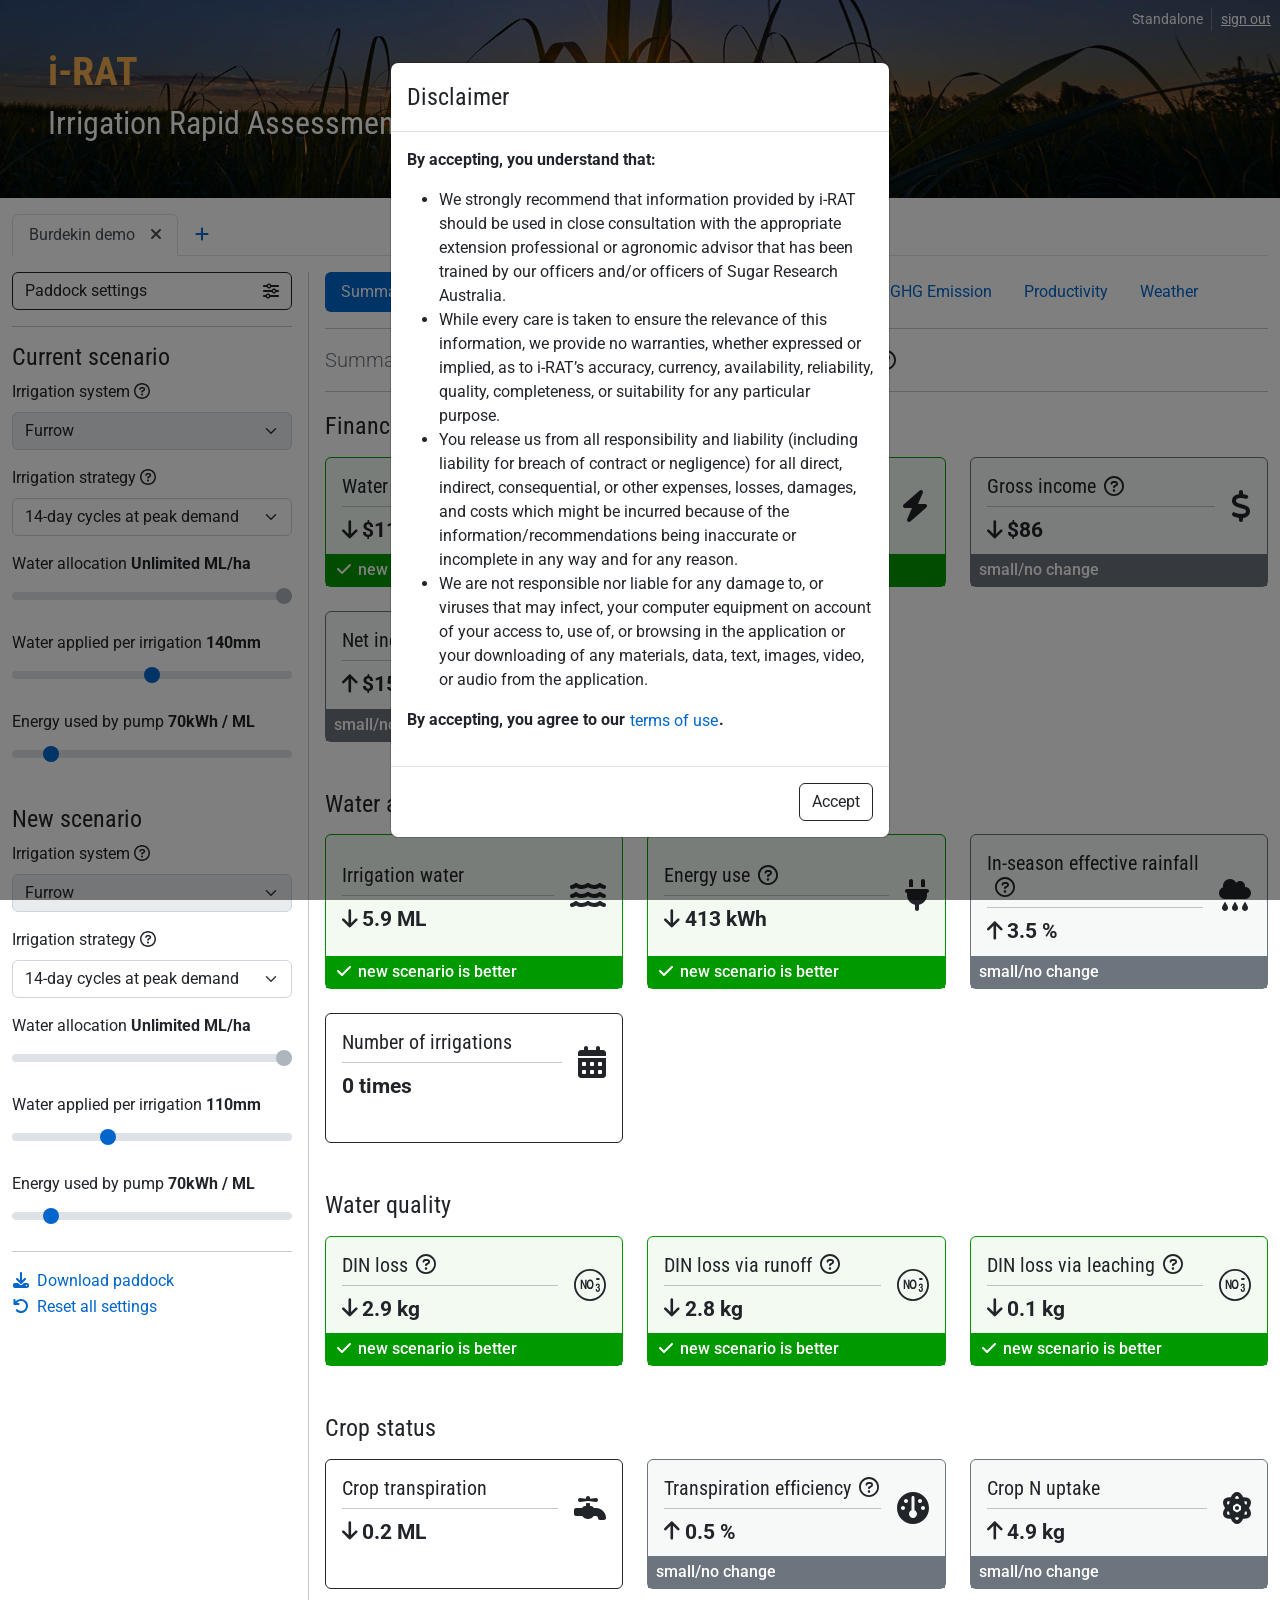
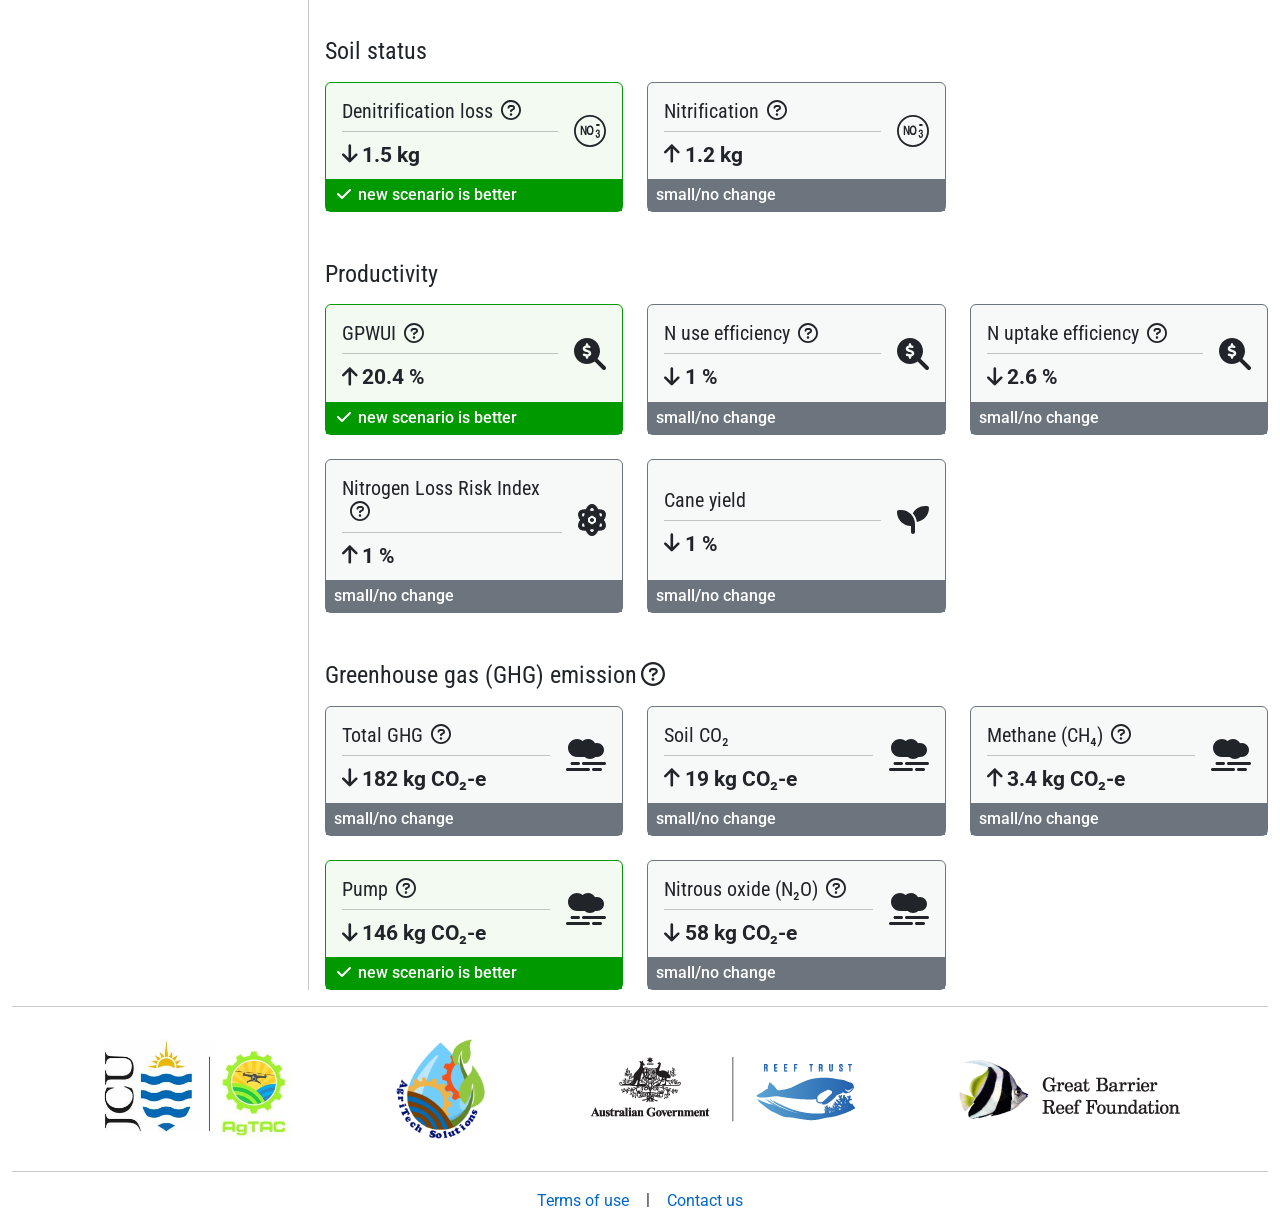
<file: index.html>
<!doctype html><html lang="en"><head><meta charset="utf-8"/><link rel="icon" href="./favicon.ico"/><meta name="viewport" content="width=device-width,initial-scale=1"/><meta name="theme-color" content="#000000"/><meta name="description" content="Irrigation Rapid Assessment Tool"/><link rel="apple-touch-icon" href="./logo192.png"/><link rel="manifest" href="./manifest.json"/><title>i-RAT</title><script defer="defer" src="./static/js/main.threeregion-20260829.js?v=20260829d"></script><link href="./static/css/main.6f5fc960.css" rel="stylesheet"></head><body><noscript>You need to enable JavaScript to run this app.</noscript><div id="root"></div></body></html>
</file>
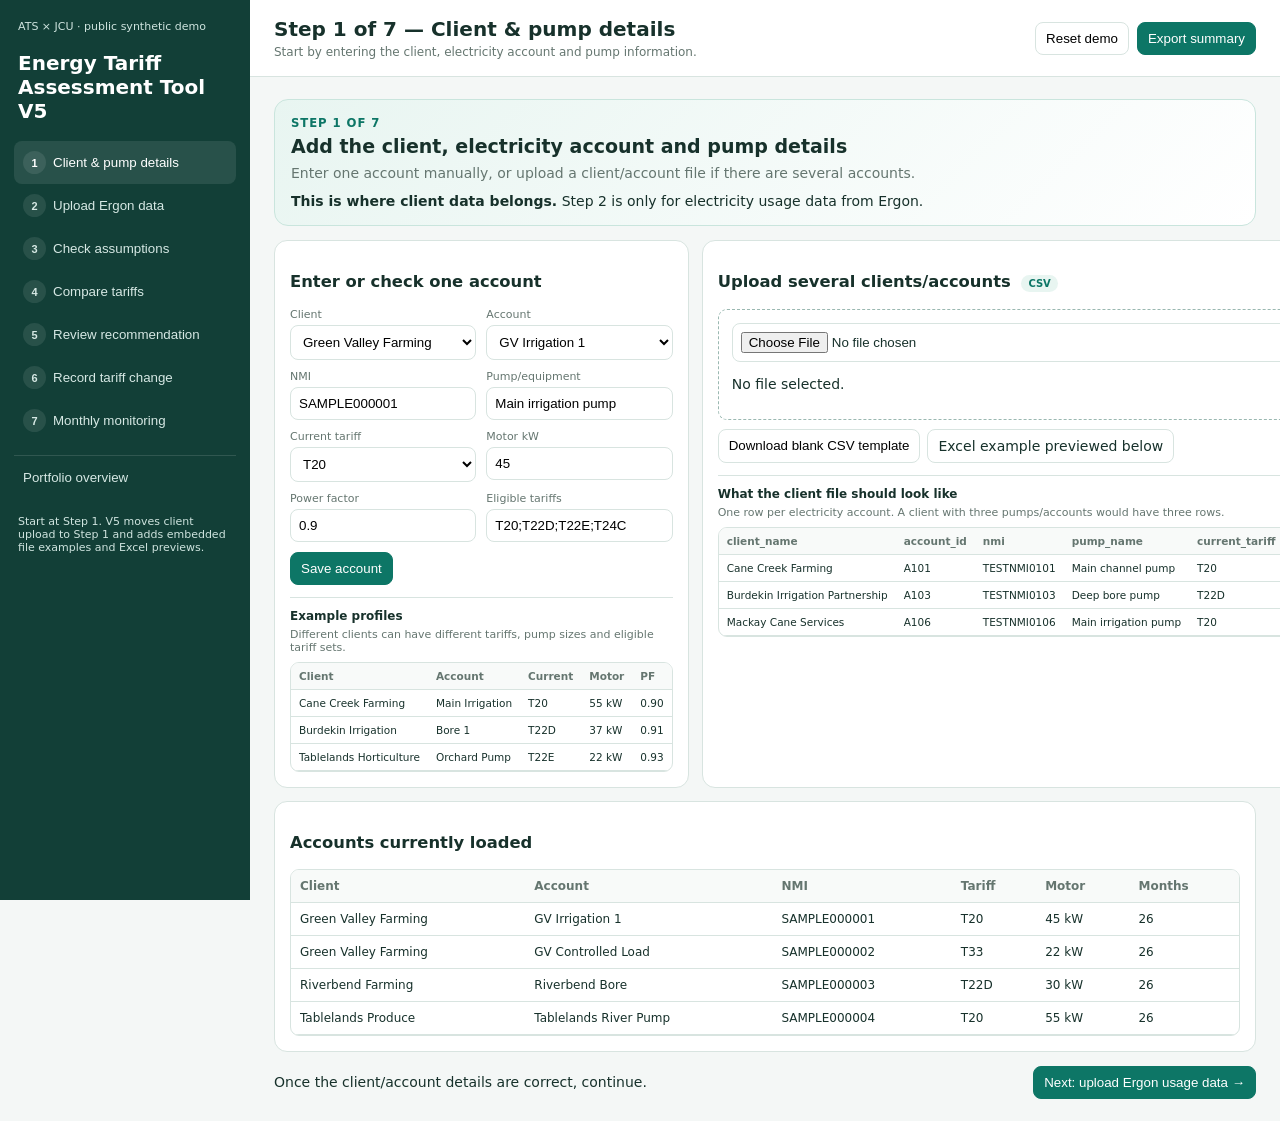
<file: energy-tariff-v5/index.html>
<!doctype html><html><head><meta charset="utf-8"><meta name="viewport" content="width=device-width,initial-scale=1"><title>Energy Tariff Assessment Tool V5</title></head><body><p style="font-family:system-ui;padding:24px">Loading Energy Tariff Assessment Tool V5…</p><script>(async()=>{const b=atob("H4sIAMmlk2oC/9Vc3XLbxpK+z1NMmJyQtEDwn5QpgS5Ztss5FcWuSImzpVLZIDAkJwIBGANSZBRVnatzfWp3q/ZR9n73TfIk2z0/+CFBinSc3T1VLosAZrp7erq/7p4Z4PRLN3DiVUjJNJ55w1P8n3i2P7FK1C/BNbXd4emMxjZxpnbEaWyV5vG4dlxSd317Rq3SgtG7MIjiEnECP6Y+tLpjbjy1XLpgDq2JC4P5LGa2V+OO7VGrCSRiFnt0+NKn0WRFruyIjcfkjHPK+QyIkKsg8MhP3dO6bHfqMf+WRNSzSjxeeZRPKQWW04iOrZJp1qmgU4sFnbpoYjqcAx/xe2jiEOJRsLyfMb82pWwyjQftZiNcnoyCyKXRoBkuCQ885pKv3GPaoQ31oBbZLpvzQbOFbW3ndhIFc98dfDUejd2xcxLarsv8yUDQChY0GnvB3WDKXJf6DwlbwheTe6EKaNj4y4mSwJ7HwYnLeOjZq8HIC5xb1cWjE+q79/rR2KPLk4kdDpod4IJXtbsILvG/k5kdTWBQcRAO+vgUpqHG2a900IQxnTiBF0SDr3rdfq/fyFEnPLT9PAvbYxO/xmI64wMHpoFGgms3XOZ7smQswEGNJaNMrbM23NH0mQ9TSGvZQfpBTO93ibs2NNUNDTMv9i9zHrPxqqYscAADA8sb0fiOUl/qDYXLjo6DqcQZgoTPbM+7X9MWXdqz0KNhRNHM7zPiSHOQoxXXG+ajDEM+baL0eWpk2lEEBw3SIN381LUKOoTZ9scbysprcqO3icYCFJba/FvtRkGz2B55uVlpmN2iZlNj45Z7r50BJgsFfDDHzKO2E7PA55vG3N9py0+x/5T58X2RCeVckR6Pu+OmVkfD7fd6vTVTfArkEl8FuyRrrtLQl3dSOb1uYn0eHcfCBU4lsAxP6xIbR4G7Gp66bEEcz+bcKtlhCIhjc+bS3P3YnpSGZ1eX5L//g/z1/EfyX/9JwvnIYw7hKx/[base64]/SvSLqBDOwAegPA9rKdBZAqA2iHNfeGtfAc6+2MO0lTB3wHzVETAD8CT2IZ3+N5+wCvGvKt7DtK7aikbciiiI46wZTbdwQalEvqYm7Np/mRGiUhm/BKMcAywHR7VN60tnW3JQIFwdxUyBqATaUhpcYMIgdk0ugTZomOCFIuaAcegtHmUtzjgPVgtgQKAFwOKGzEYV0wCWIhkShJhfPXy4d6hGFoNxUMtUVhMxs5stEjEaJkAFijMSJJmEu3MEMCQUUXIMx6ZPf//bvZIv/TpvD01D04/[base64]/hFarU5uh2xOZxK+TlKHwEIJvA5xqKDcItxcCQvIUL0GzOXqFVIugoNlGKMBZ/iGHxlxOcdZyIJvBKgezKfgjE4Y4wp9qGqC0mYpLpbPk+nweRdnnGCKSi0s1InX5QoRNvKgj8bpmhKlJYuBXKAQOOJYZS11JtWXwPl3GWzyX6BRiEogEQoEi8dEn0iTl97//64ZPKq9b8z+VlmQckAT+Th/MwFzW685cd3/kSsFQ+OVLhD7gS5OWM9sHt/RWBgkiDey2ol3XjQSaszGyhWQAEwJOweNTd+bSX7MJohg5anZ4hUAA/[base64]/[base64]/wK08SAauHRsw/Rhuo5VDk38UTgp1EMY6e4SLa2LXOTT76ZQgaVxXg19Gsw9l3hBcEs8dku1o78BT4BEhoQ0KsoHTHKmydwxSD/jKXiN8PfMzN4J0gIc5HMgeJjDSxbvcbU88WNF/j1zk1sQgJLfKEO+gwoW73U4UbdFEHh/e5f2RLh/r+H+06HirNnIOPHLyyuImo3sPYEluCzgY/2ad8YsmhwOJeQtLg3TiE9ZmJWnXSBPeu8FhTxphOCzJkwOfx4BnwvbubVXROjlEms3B6NGKkKvQIReXiUsHcdWrfSzWjk+PgiePqFU0TUZUUYEaSR6NnU/Z9Eisir1+ypvpPkQJpeBdtYs2vk+uW4RgPLGd2gGKpK0XSX/ImF3AtCIA+UCLg8wf05NjUa7Sx9Iob8HbgNdG8g1zEwyvn8FpBdO912DUAXBev2jIlQ63jJXUhWXC7r2uUqKl/guIGHAuchuxCB4MI/AA0wiFy4omanVuYvVmVYmtrO5eOrjahDU3FgT4kJSGDCsxNQyGGk3agAx81gRh7rHJ/YCpgIndQNRnWkA3qerhtHwjVjGBcTGpa2LdTlELS8m7jnzPMGcRixwDeC14mQENyHcoCRxEIOMt++mJnlL7dv6pYgdNKq/GY9rUK/cilYuneGfGYDBiKoQ6EI54+P2ARRGUs+5FN/ciGMZsZ8LsVMNiHlIhX4hTBIkZFiBLUDASCy/ysx0hO2pWFl0bA8SIojBEMNiXDiK2YzWgnENGqAN6+XuzCDW5Pq0yvCieOIL0p5CI/jEREiY2/Y8SDz+M9IgQfj/cxb0Ui8hAwrcYUYkPR3NFXKhO53/gG9LwSXYMbECCkO3vQGxCUSkzHrHSq4vYPfURwygjkqFxm9+rCun0FsCMGiorBbMRVwA8mNGPfew1Gg9iAgzS8OIFiMtf8A/05Uw5bnJDe3B6eKYEPjRNAhzHdySy4boszAirUYrDe7NntHqpM/Bnff/nU0xMJGRzDKJySa3htHLSNM0et1M+mC0nuaeHTce5dmRPDvnO3i2jae9lFLLaGV4PjX6/SzPpxldtPtmJym5/kiVJa14DSW3Ik0+gHwixGjA3Y4yusUfAho7hw/bTq0Ip35PUQvv2w1QghCEuAqEUjSSLYkoMe3/QwDKzJUKWBp6Lmx/JUolgTx0GQpdiSgoI4S3EuuLWJ5hUb0CUkSSgnwDgSvGjW7c4A9FdjFD+Ao0+MjoLldkxgwXC0R6Yi/ZbD5LA9/+SIRxFGKWSNg3E9okLGfBSFi8+vnT2aMo0yR/nXvC40izN2g0dpYSLagL0hadpplxzE7fbPU3nTxPv/0I/aaZadFp5egfm53mbvr9R+Vvmc0MxY6ZrQkbZqv9CTVPmMyjHfnbK55XQSSMAWITxDFwd0NcghU7Ok7KBWpxfk2akLIqNAJyB+aEdstjSBqJT2XiNRLp1ZhFM8wjJ1Dpcdz3iCgYhfZPuQIP+fliM53dsaeS31H5/e//IM+hDH1kMzTp0taViLN+4uGAGkSdrzioBGlvlCAbZy5k2iryCgHWAskZBz+HKgMXG2QJckFtPo+orqLAz+YwL7F9i5PIgggKF5N8R3EJRigXKhsFacDBhzSIqy0Y3FnFKeGYoAfq0IIAj50bp61SooRzGCYvfVKV/QrUgGeS8odOCrdN8gv0WHNEuGJQtDwPD3/YtkJfvESv06KtNLlqcCDdpD7aRjcYjw8k+R2Av0oqt25QQGR6ddAWxWs2mT5KdQqNDiN7hiu/mI08QtleTF7toYV9NkW2b4echSH4VOHppkN2c/MLGociTydBnvxxqANwRx+QOgR4OOn8/rd/626gzw9zWZVPGceDQ44SiwEYiAjgk+TkIt04S5WshYijzoArIiWSyyLJikoNJh1LWrlLLfZ9k2Io4SXiiYYpcZSQcIf68DDgW1BIJcC7YWL7jql9/se2TM/[base64]/NaR37J2Ax+vUztO9+n3JJSaK6+x5aurM5+c6z2TLM0G7TzQlqc6+Wl67o8/[base64]/XlNm0aposjMt9ROV2OmrP7yr92oO5akmR2Y2IMZyp8rk0rZoV/ojZwDzxeehWSPEJXUwWRqTLr4HyRbcAfljcu78sASyBwlkfzOBVCfeM1mdkFBlj4oXYTGhtjOVyYrOHM/keeCCjjqhFAvruFzAsCbWG2kCNdHlnPkM93XQG6Wf/jm54uyP5YqzfXLFN56749SbevVgx/E88Q7Stu4+vdvd/VwW/a7YoclVZ7ImwwfqsIto+QKvC+g835ZSzp5/jpxyz4zykHwSPOuRfG/HnHs0isUBF7BTmL+/FOpO17PipQPdtpQRN2OvCrq2vl0I4bf0SAF8gSdlxcm/LW+h/LlppTyooP1+I4tL32fZO49LTbsoyZxh0DqEnIxrmErANKwT2zjjvm+6qiriPDV4migy89LcsdDj/1rWeZFBzQEOGsfuZ/AizbMkIGuD2ZJgXcipFXrfml4dnhGer2N5LgO8ZHguZT/JVGL/iGyfkDwA/EzAfznKqGNRRBGRDsq68vu12c2R72l6Ju2N5257feE8yYH1c7HLtjNXA3k/3wsNmcykmyYzuHr8yOt2BekNZh9ISLxTNHzFfManAxJuvA70SIKjbsh3v+QFdyIWQpIZOQXbhnYYmr8IHJLNdPPhF5Xx3BdUK9V7PBwSkwm1QIVDN4B8A/IAc0Ljlx7Fn89X37oV5lZPdB8ynsWVRfXeozHxre8F9FcWv/3WqBq2dWHHU9Me8YpfPYloPI98Yg+tJu09K39dPqr4dfhZNePgFVtSt9KsHpUvygPRop22aKctxKPus8YAm96WB9hG8BAv+AKXh0SskR2BnIZjx9zAw9dSQupZEyrkZ+PKl9SrSqlO8BnEJ26Jc9pjcMsLO6xwa8jNBb6cDChRWVrD5ZeWD/n0N98wjvMW08qyWpW0sLfpUX8ST6v31DOZD9p/fXXxnVU+DbWT6ReLW931t7LFhrFwXHVWKnfiqay094ByvrP6vYbx2mo3GoZn9XpGZDW7Rmy1usbI6naN8M56V/NqkRFOrde1uDYyZvZSTgX8qJimibIazeqTptlsGRMrvKsnT1FfahjQwhjdqY7Mr3Sgbb0iFCQbHDWrVWNih1bHCKzrD6d8IRc9nwdLq4Tvnn99/+4B/nv9UBp+uDmBDLSC8jOrccJOrc4JOzqSs7Ky4qNw+oTVO8bCAimeVJo1uKieBGY459PKB/ysAyXLplX6+t57KJGV+LWCX8sW/npXi/BuS9/l4Me3oO+v3DE9pt1SHYABnJssBYHaMTYWbY868BMfJe+fYsJBkthllZqNEm7ke0BMz9TX99LmHwBQoOvwQ/VBqA0G+BJS/krFMVjVGoqhOUvLO5o8YUeTeutEGpduxY1fdKuFBXZ2zW7QkhaWsLGsZU4t0M4CXH1pLC1nWctOwpPR3VH2ugbzCnNSrbeOfnlSgYd4YUgN16apRvE8o9THMtEG/JDf5ICL0R1cyS8A4OUUrqIlrkYqbXx9z03nIflAx9f3zgOeHcHb/sMA/gL+0pXSkvw2Rx15orYyE5tOi5PI8bo2Omoer0/MjLkuHsconptuq9fvNXFuLmN8PbXiVE3uMYdWGkazk52qhHkZkHAxGZarJzl3DcxfArD2chkgZiN6y+9alIblI6HymQSJD/J43inTfp756ECipzobSuWoExQfqllGAsDLKXyhwf/T4VcIGVLNSSorW50f3g/CjndDGPNTJGoYCsSq26DNAEmtCn7EAtpXn5iN4xO4OLLg9gl+2UX8QEl+tpg1zIDeaeuZdwSA2BrgH4CkLCKCbxn/Yi2soXCmykIQr6dswulnBsJaShvu/fPAYQ7ouAK5EEFOuExlIQBSId0z/G9w/XOFgXaBjrG4qWqbfR4EHrV9YaJhYp6JHsLAWwldSJF8gJx0tMrz1HVNIVu7JM+acmwQCnHQMa4bN0dlo3y0vG7eaMck5eoD6OpD9SRMBgNtE+4OixyPIsQjigIFYOas5EUTLyLBbgte5nFyed26yUKlpA28qw+AWKg+HqeG3jTET4cyL2uf9T44c2EoAvWxv/AYHP9Ly8pbtEKQAkTGGfk8mOz80+Gv3HIWS+oc0uI4Wgkbtq2fTTxIJmzGhBwZ4bis90bLVVMsclR/++1nMAcjiiw821axDZUXY2O5E6qb/vZbqwNZ1K8WxEZoF0UGthF7DWmTMq4agZ4wpy3nNkDKxq/mx8SIzbhqXN/7g3Jm3wWL4LKxGOTaOVXDGZTVF3DKDzfSwhxuXd8YzgL/H+H/J5cvNrzYcSxx7heEtU1ZWhhcDrZqfLRsU7/5KLjF1rByHwMz3SdOGj9Uq9nIZDoyNkHYhkqoUgmNj2C4oenUPoK46P+Oo6PXxwQJHK5s6RIsAgiD+S/kHQc6jdTvj/[base64]/EiWTZVgoLDDRcNOiXDydkr3WVks2W6XOmecidjJS6corXrvAn5mzkfvK+c2vnh5n4ffkzVHeTCaXSHPod3ajerJF3KJA79KY903BtflzQ+xwICUP218waX4eyvlG6MJlPb6tA4S/zwf0wGuLc21lXLd+F4WcPwO72x5LSuIlGjULTxUj3zamk87M7r1c5zAR32DalxwyFGe8pSfsUj4rR31RFYdzaqTYZU/[base64]/OabSSJzSC6MzzKmVTOGM1m3xDnoDpIKKIGQeTiQfxBCdJhklrAaCwi6BvL4hcUd2TLNBE2SGvEMJzvcKZHQOe2xQLnsxC97zmNycYr0UqD2ww8T1X3zxlELDFQz4fbTxq6vUfqywBp1zdEUWStmoqc403wHsDKuV47NxkyLT+m28mtLJ5WzC0q7bJnSjwvG/9OPgJpqdyP6IAiSyIBmU+C4J4WjbElxchsAh4Kz9ggs/1iXnV/SqAvDAIBw1jo/sDADVI/HDwPI6s4cgMfBHwLBxkan7VzIL1JKgkxjiyirnkWFxnvhVXPvKPyqWbstDGqJrhsEvea7V7cLNLWpBrlOh8Euy25OvMVsJOqmqgy/0HusBRppJIHumgl+mgl1jNgdhN+Avh9ot0a6GuNlzEJ4P/B53mEa1CWAAA");const a=Uint8Array.from(b,c=>c.charCodeAt(0));const ds=new DecompressionStream('gzip');const txt=await new Response(new Blob([a]).stream().pipeThrough(ds)).text();document.open();document.write(txt);document.close();})().catch(e=>document.body.innerHTML='<pre>Unable to load V5: '+e+'</pre>');</script></body></html>
</file>
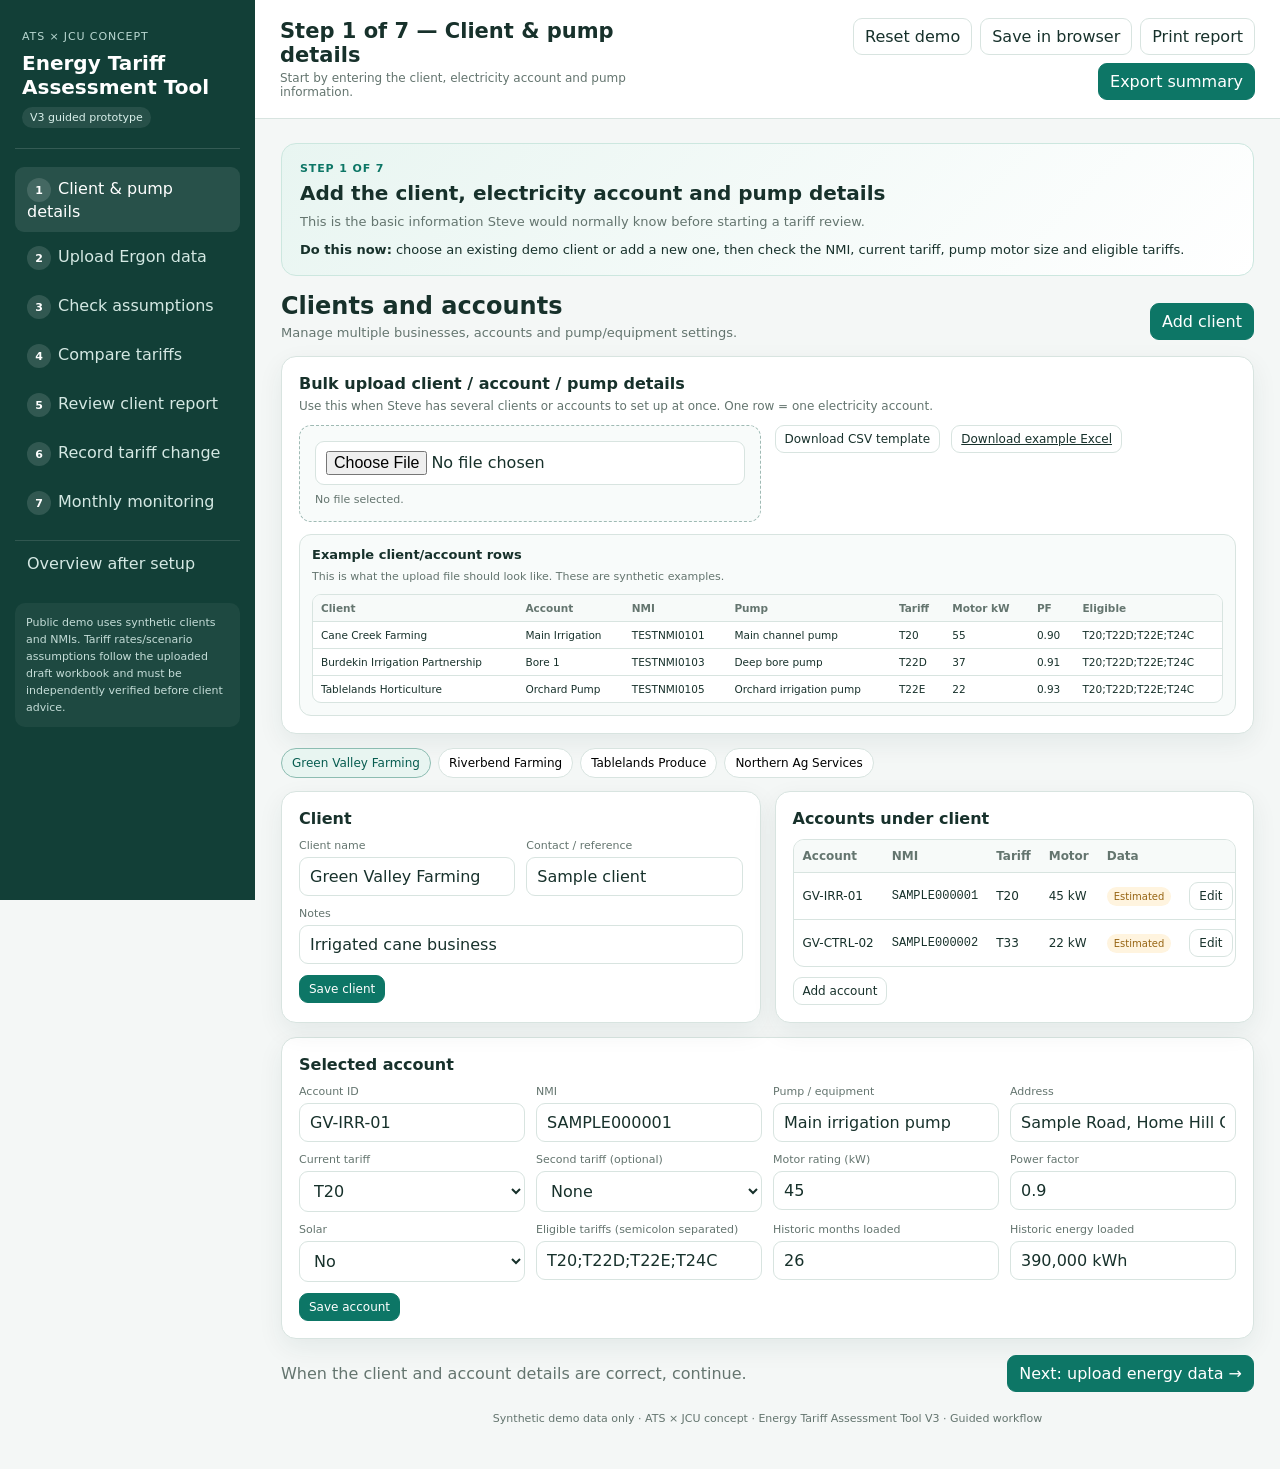
<file: energy-tariff-v6/index.html>
<!doctype html><html><head><meta charset="utf-8"><meta name="viewport" content="width=device-width,initial-scale=1"><title>Energy Tariff Assessment Tool V6</title></head><body><p style="font-family:system-ui;padding:24px">Loading Energy Tariff Assessment Tool V6…</p><script>(async()=>{let s='';for(let i=1;i<=7;i++)s+=await (await fetch('part'+i+'.txt')).text();const b=atob(s.trim());const u=new Uint8Array(b.length);for(let i=0;i<b.length;i++)u[i]=b.charCodeAt(i);const ds=new DecompressionStream('gzip');let txt=await new Response(new Blob([u]).stream().pipeThrough(ds)).text();
// Fix V6 usage preview/example-data bug.
txt=txt.replaceAll('allRows(a)','rowsFor(a.id)');
// Redraw usage preview after Step 2 becomes visible.
txt=txt.replace("if(id==='change')loadMonitoringForm();window.scrollTo(0,0)}","if(id==='change')loadMonitoringForm();if(id==='imports')setTimeout(()=>{syncUsageSelectors();renderUsagePreview()},30);window.scrollTo(0,0)}");
// Make non-money bar-chart tooltips show numeric values.
txt=txt.replace("<title>${escSvg(lab)} · ${escSvg(ser.name)}: ${escSvg(money(v))}</title>","<title>${escSvg(lab)} · ${escSvg(ser.name)}: ${escSvg(opt.money===false?num(v,1):money(v))}</title>");
// Add Step 3 visual rate comparisons once.
if(!txt.includes('tariffEnergyRateChart')){const marker='<div class="grid three" id="tariffCards"></div>';const charts=`<div class="grid two" style="margin-top:14px"><div class="card"><div class="chart-titleline"><h3>Energy usage rates</h3><span>c/kWh</span></div><div id="tariffEnergyRateChart" class="chartbox"></div><div class="chart-note">Flat tariffs show one usage rate. Time-of-use tariffs show Peak, Shoulder and Off-peak rates separately.</div></div><div class="card"><div class="chart-titleline"><h3>Daily supply charges</h3><span>c/day</span></div><div id="tariffSupplyChart" class="chartbox"></div><div class="chart-note">These fixed daily charges apply regardless of monthly energy use. T24C also has a separate demand charge shown in its editable card.</div></div></div>`;txt=txt.replace(marker,marker+charts);}
if(!txt.includes('function renderTariffCharts(){')){const fn=`function renderTariffCharts(){let cats=Object.keys(tariffs);drawBarChart('tariffEnergyRateChart',cats,[{name:'Flat',values:cats.map(k=>tariffs[k].flat!=null?tariffs[k].flat*100:null),color:'#0d7666'},{name:'Peak',values:cats.map(k=>tariffs[k].peak!=null?tariffs[k].peak*100:null),color:'#b85b52'},{name:'Shoulder',values:cats.map(k=>tariffs[k].shoulder!=null?tariffs[k].shoulder*100:null),color:'#718f88'},{name:'Off-peak',values:cats.map(k=>tariffs[k].offpeak!=null?tariffs[k].offpeak*100:null),color:'#4c78a8'}],{aria:'Energy usage rates by tariff',money:false});drawBarChart('tariffSupplyChart',cats,[{name:'Supply charge',values:cats.map(k=>Number(tariffs[k].supply||0)*100),color:'#0d7666'}],{aria:'Daily supply charges by tariff',money:false});}\n`;txt=txt.replace('function renderTariffs(){',fn+'function renderTariffs(){');txt=txt.replace("$('offpeakHours').value=A.hoursWeek.offpeak\n}","$('offpeakHours').value=A.hoursWeek.offpeak;renderTariffCharts()\n}");}
document.open();document.write(txt);document.close();})();</script></body></html>
</file>
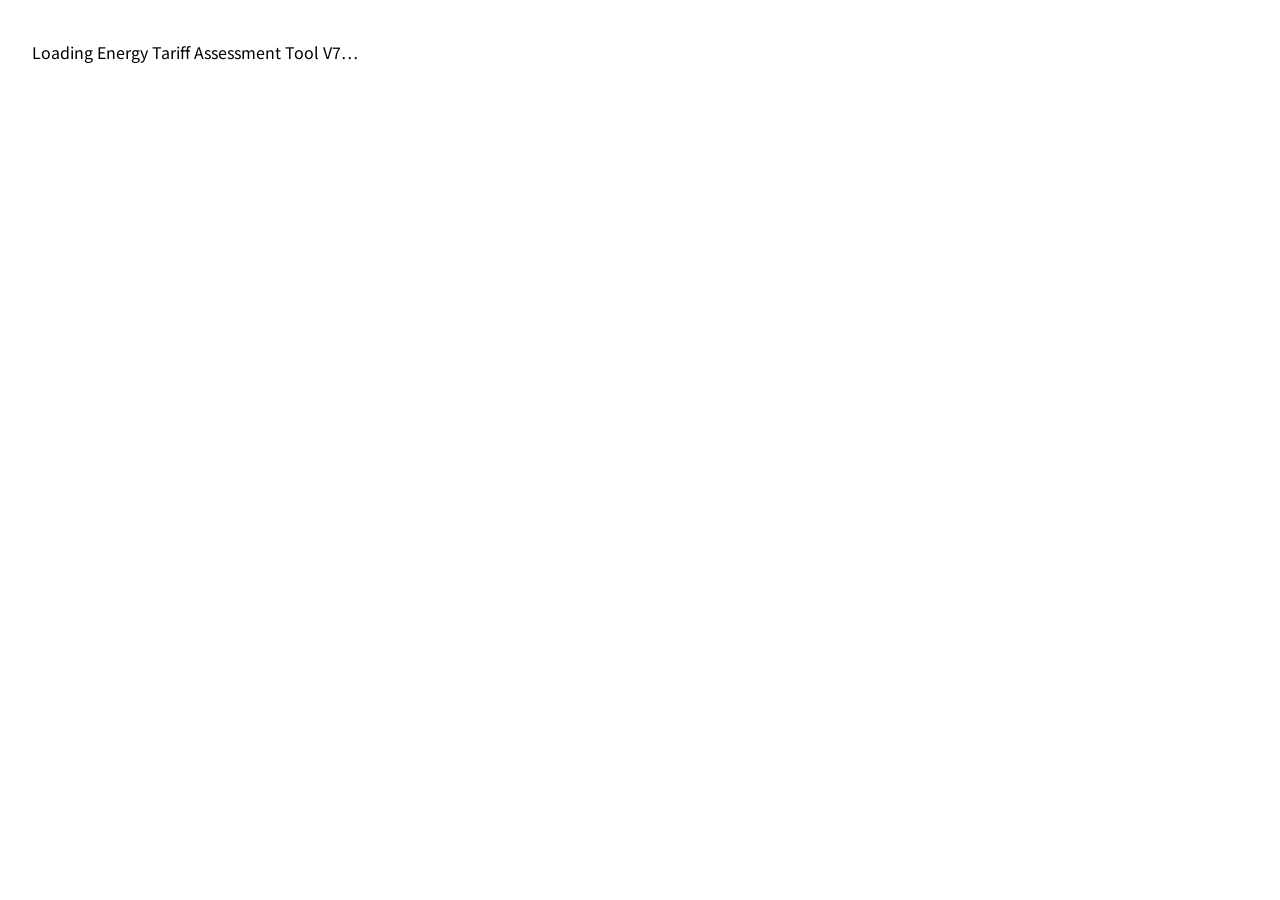
<file: energy-tariff-v7/index.html>
<!doctype html><html><head><meta charset="utf-8"><meta name="viewport" content="width=device-width,initial-scale=1"><title>Energy Tariff Assessment Tool V7</title><link rel="preconnect" href="https://fonts.googleapis.com"><link rel="preconnect" href="https://fonts.gstatic.com" crossorigin><link href="https://fonts.googleapis.com/css2?family=Noto+Sans+KR:wght@300;400;500;600;700&display=swap" rel="stylesheet"></head><body><p style="font-family:'Noto Sans KR','Segoe UI',Arial,sans-serif;padding:24px">Loading Energy Tariff Assessment Tool V7…</p><script>(async()=>{const src='https://raw.githubusercontent.com/ericwangjcu/i-rat-burdekin-demo/ee5088a467e0d819300dd18a1803ef297ca46033/energy-tariff-v7/index.html';let txt=await (await fetch(src)).text();txt=txt.replaceAll("font-family:'MS Gothic','Microsoft Gothic','Yu Gothic',sans-serif","font-family:'Noto Sans KR','Segoe UI',Arial,sans-serif");txt=txt.replaceAll('font-family:"MS Gothic","Microsoft Gothic","Yu Gothic","Yu Gothic UI",sans-serif','font-family:"Noto Sans KR","Segoe UI",Arial,sans-serif');txt=txt.replaceAll("font-family:'Microsoft GothicNeo','MS Gothic','Yu Gothic',sans-serif","font-family:'Noto Sans KR','Segoe UI',Arial,sans-serif");txt=txt.replaceAll('font-family:"Microsoft GothicNeo","MS Gothic","Yu Gothic","Yu Gothic UI",sans-serif','font-family:"Noto Sans KR","Segoe UI",Arial,sans-serif');txt=txt.replace('</head>','<link rel="preconnect" href="https://fonts.googleapis.com"><link rel="preconnect" href="https://fonts.gstatic.com" crossorigin><link href="https://fonts.googleapis.com/css2?family=Noto+Sans+KR:wght@300;400;500;600;700&display=swap" rel="stylesheet"></head>');document.open();document.write(txt);document.close()})();</script></body></html>
</file>
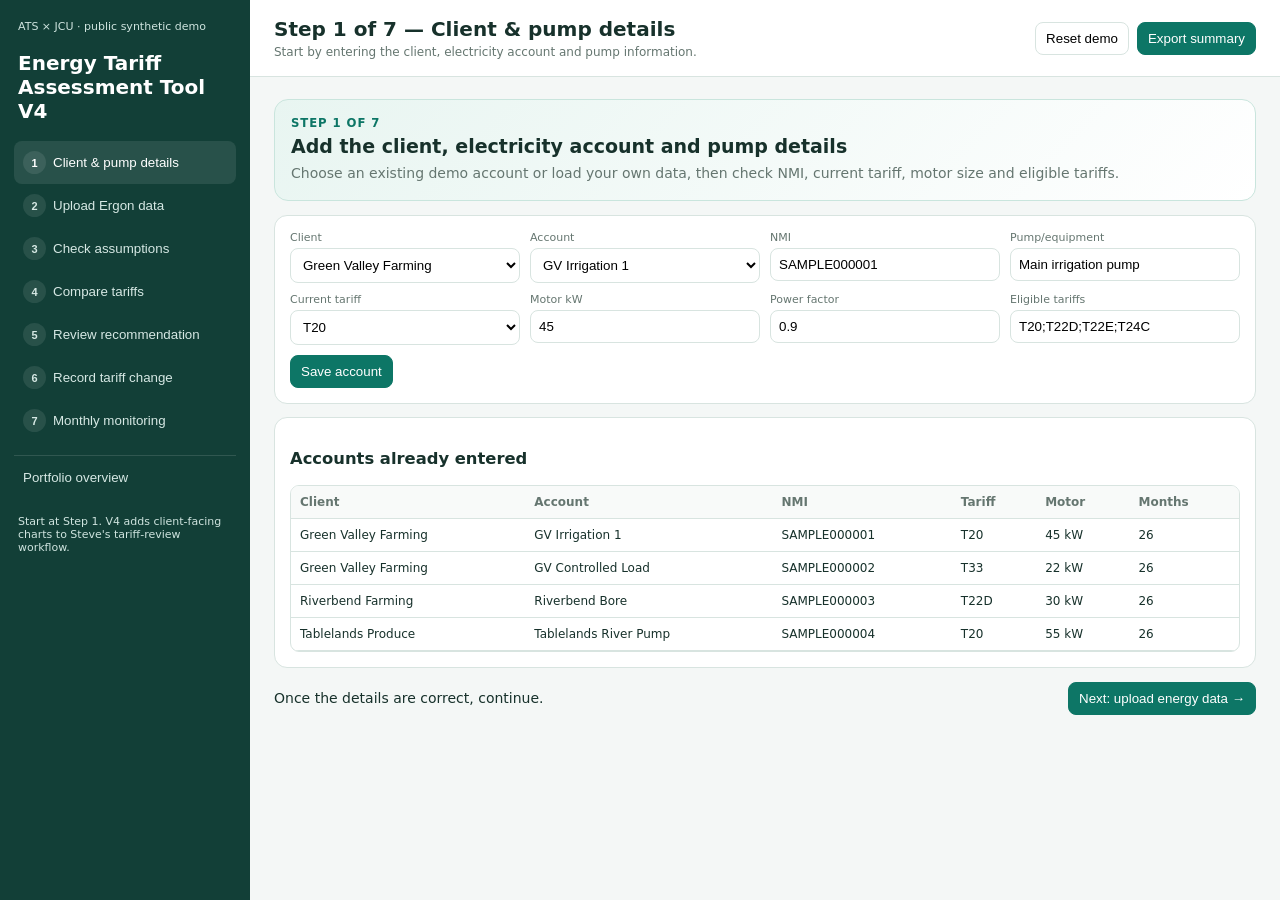
<file: energy-tariff/index.html>
<!doctype html><html lang="en"><head><meta charset="utf-8"><meta name="viewport" content="width=device-width,initial-scale=1"><title>Energy Tariff Assessment Tool V4</title><link rel="stylesheet" href="style.css"><style>.chartbox{min-height:310px;border:1px solid #d8e4e0;border-radius:12px;background:#fbfdfc;padding:10px;overflow:hidden}.chartbox svg{width:100%;height:auto;display:block}.chartlegend{display:flex;gap:14px;flex-wrap:wrap;margin-top:7px;font-size:11px;color:#657670}.chartlegend span{display:flex;align-items:center;gap:5px}.chartlegend i{width:10px;height:10px;border-radius:3px;display:inline-block}.chartnote{font-size:11px;color:#657670;margin-top:7px}.charthead{display:flex;justify-content:space-between;gap:10px;align-items:start}.charthead small{color:#657670}</style></head><body><div class="app"><aside><div class="tag">ATS × JCU · public synthetic demo</div><h2>Energy Tariff Assessment Tool V4</h2><div class="nav"><button class="on" data-v="setup" data-step="1"><span class="stepno">1</span>Client & pump details</button><button data-v="import" data-step="2"><span class="stepno">2</span>Upload Ergon data</button><button data-v="rates" data-step="3"><span class="stepno">3</span>Check assumptions</button><button data-v="assess" data-step="4"><span class="stepno">4</span>Compare tariffs</button><button data-v="assess" data-step="5" data-anchor="aBest"><span class="stepno">5</span>Review recommendation</button><button data-v="monitor" data-step="6" data-anchor="oldT"><span class="stepno">6</span>Record tariff change</button><button data-v="monitor" data-step="7" data-anchor="mMonths"><span class="stepno">7</span>Monthly monitoring</button><button class="overview" data-v="dash" data-step="0">Portfolio overview</button></div><div class="tag" style="margin-top:20px">Start at Step 1. V4 adds client-facing charts to Steve's tariff-review workflow.</div></aside><main><header class="top"><div><h1 id="title">Step 1 of 7 — Client & pump details</h1><p id="sub">Start by entering the client, electricity account and pump information.</p></div><div class="row"><button class="btn" id="reset">Reset demo</button><button class="btn p" id="export">Export summary</button></div></header><div class="content">
<section id="dash" class="view"><div class="wizard"><small>Overview after assessment</small><h3>Portfolio overview</h3><p>Use this after individual account assessments have been completed.</p></div><div class="grid g4"><div class="card metric"><small>Clients</small><b id="dClients"></b></div><div class="card metric"><small>Accounts</small><b id="dAccounts"></b></div><div class="card metric"><small>24-month energy</small><b id="dEnergy"></b></div><div class="card metric"><small>Potential saving</small><b id="dSave"></b></div></div><div class="card" style="margin-top:13px"><h3>Recommendations</h3><div class="wrap"><table><thead><tr><th>Client</th><th>Account</th><th>Current</th><th>Best</th><th>Saving</th><th>Data</th></tr></thead><tbody id="dashTable"></tbody></table></div></div><div class="nextrow"><button class="btn p" data-go="1">Start a new assessment →</button></div></section>
<section id="setup" class="view on"><div class="wizard"><small>Step 1 of 7</small><h3>Add the client, electricity account and pump details</h3><p>Choose an existing demo account or load your own data, then check NMI, current tariff, motor size and eligible tariffs.</p></div><div class="card"><div class="forms"><div><label>Client</label><select id="client"></select></div><div><label>Account</label><select id="account"></select></div><div><label>NMI</label><input id="nmi"></div><div><label>Pump/equipment</label><input id="pump"></div><div><label>Current tariff</label><select id="current"></select></div><div><label>Motor kW</label><input id="motor" type="number"></div><div><label>Power factor</label><input id="pf" type="number" step=".01"></div><div><label>Eligible tariffs</label><input id="eligible"></div></div><button class="btn p" id="saveAccount" style="margin-top:10px">Save account</button></div><div class="card" style="margin-top:13px"><h3>Accounts already entered</h3><div class="wrap"><table><thead><tr><th>Client</th><th>Account</th><th>NMI</th><th>Tariff</th><th>Motor</th><th>Months</th></tr></thead><tbody id="accountsTable"></tbody></table></div></div><div class="nextrow"><span>Once the details are correct, continue.</span><button class="btn p" data-go="2">Next: upload energy data →</button></div></section>
<section id="import" class="view"><div class="wizard"><small>Step 2 of 7</small><h3>Load the client's electricity usage data</h3><p>Monthly MyAccount data is enough to start. Detailed 30-minute Ergon data gives a stronger assessment.</p><div class="choice"><div><b>Monthly data</b><span>Total kWh plus any TOU/demand values Ergon already provides.</span></div><div><b>30-minute data</b><span>Reconstruct Peak, Shoulder, Off-peak and demand from detailed usage.</span></div></div></div><div class="grid g2"><div class="card"><h3>Client/pump CSV</h3><div class="upload"><input type="file" id="clientCsv" accept=".csv"><p id="clientStatus">No file selected.</p></div><button class="btn" id="clientTpl">Download template</button></div><div class="card"><h3>Monthly MyAccount CSV</h3><div class="upload"><input type="file" id="monthCsv" accept=".csv"><p id="monthStatus">No file selected.</p></div><button class="btn" id="monthTpl">Download template</button></div></div><div class="card" style="margin-top:13px"><h3>Ergon 30-minute usage CSV</h3><div class="upload"><input type="file" id="intervalCsv" accept=".csv"><p id="intervalStatus">No file selected.</p></div><p class="warn">Prototype TOU windows must be verified against the applicable tariff rules.</p><a class="btn" href="sample_ergon_30min.csv" download>Download sample 30-minute CSV</a></div><div class="nextrow"><button class="btn" data-go="1">← Back</button><button class="btn p" data-go="3">Next: check assumptions →</button></div></section>
<section id="rates" class="view"><div class="wizard"><small>Step 3 of 7</small><h3>Check assumptions used only when data is missing</h3><p>Measured Ergon values take priority. Leave Steve's defaults unless there is a reason to change them.</p></div><div class="grid g2" id="rateCards"></div><div class="card" style="margin-top:13px"><h3>Fallback assumptions</h3><div class="forms"><div><label>Peak ratio</label><input id="peakR" type="number" step=".001"></div><div><label>Shoulder ratio</label><input id="shoulderR" type="number" step=".001"></div><div><label>Off-peak ratio</label><input id="offR" type="number" step=".001"></div><div><label>Low demand factor</label><input id="lowF" type="number" step=".01"></div><div><label>High demand factor</label><input id="highF" type="number" step=".01"></div><div><label>Average demand factor</label><input id="avgF" type="number" step=".001"></div></div><button class="btn p" id="saveA" style="margin-top:10px">Apply assumptions</button></div><div class="nextrow"><button class="btn" data-go="2">← Back</button><button class="btn p" data-go="4">Next: compare tariffs →</button></div></section>
<section id="assess" class="view"><div class="wizard"><small>Steps 4–5 of 7</small><h3>Run the historic comparison, then review the recommendation</h3><p>The charts below are the client-facing view of the tariff comparison and Steve's eight scenarios.</p></div><div class="card"><div class="forms"><div><label>Client</label><select id="aClient"></select></div><div><label>Account</label><select id="aAccount"></select></div><div><label>Window</label><select id="window"><option value="12">12 months</option><option value="24" selected>24 months</option></select></div><div><label>Recommendation basis</label><select id="basis"><option value="best">Best available</option><option value="2">2 Proportional</option><option value="3">3 Low / off-peak first</option><option value="4">4 Low / shoulder first</option><option value="5">5 Low / peak first</option><option value="6">6 High / off-peak first</option><option value="7">7 High / shoulder first</option><option value="8">8 High / peak first</option></select></div></div></div><div class="grid g4" style="margin-top:13px"><div class="card metric"><small>Usage</small><b id="aEnergy"></b></div><div class="card metric"><small>Current cost</small><b id="aCurrent"></b></div><div class="card metric"><small>Recommended</small><b id="aBest"></b></div><div class="card metric"><small>Potential saving</small><b id="aSaving"></b></div></div><div class="grid g2" style="margin-top:13px"><div class="card"><div class="charthead"><h3>Historical tariff cost comparison</h3><small>Lower is better</small></div><div id="v4TariffChart" class="chartbox"></div><div class="chartnote">Selected 12/24-month period using the chosen recommendation basis.</div></div><div class="card"><div class="charthead"><h3>Sensitivity across eight scenarios</h3><small>Current vs cheapest</small></div><div id="v4ScenarioChart" class="chartbox"></div><div class="chartnote">Shows whether the saving remains attractive when demand and pumping-time assumptions change.</div></div></div><div class="grid g2" style="margin-top:13px"><div class="card"><h3>Tariff comparison</h3><div class="wrap"><table><thead><tr><th>Tariff</th><th>Cost</th><th>Saving</th></tr></thead><tbody id="compare"></tbody></table></div></div><div class="card"><h3>Eight scenarios</h3><div class="scenario" id="scenario"></div></div></div><div class="card" style="margin-top:13px"><h3>Full scenario matrix</h3><div class="wrap"><table id="matrix"></table></div></div><div class="nextrow"><button class="btn" data-go="3">← Back</button><button class="btn p" data-go="6">Client changed tariff: continue →</button></div></section>
<section id="monitor" class="view"><div class="wizard"><small>Steps 6–7 of 7</small><h3>Record the tariff change, then monitor it each month</h3><p>After a tariff change, the charts show realised monthly cost and cumulative saving.</p></div><div class="card"><div class="forms"><div><label>Client</label><select id="mClient"></select></div><div><label>Account</label><select id="mAccount"></select></div><div><label>Old tariff</label><select id="oldT"></select></div><div><label>New tariff</label><select id="newT"></select></div><div><label>Change date</label><input type="date" id="changeDate"></div><div><label>Basis</label><select id="mBasis"><option value="best">Best available</option><option value="2">Proportional</option><option value="3">Low / off-peak first</option><option value="6">High / off-peak first</option></select></div><div><label>Alert threshold %</label><input type="number" id="threshold" value="3"></div><div style="display:flex;align-items:end"><button class="btn p" id="saveMon">Save tariff change</button></div></div></div><div class="grid g4" style="margin-top:13px"><div class="card metric"><small>Months monitored</small><b id="mMonths"></b></div><div class="card metric"><small>New tariff cost</small><b id="mCost"></b></div><div class="card metric"><small>Saving vs old</small><b id="mSave"></b></div><div class="card metric"><small>Recommendation</small><b id="mRec" style="font-size:18px"></b></div></div><div class="grid g2" style="margin-top:13px"><div class="card"><div class="charthead"><h3>Monthly cost: old vs new tariff</h3><small>After change</small></div><div id="v4MonitorCost" class="chartbox"></div></div><div class="card"><div class="charthead"><h3>Cumulative savings</h3><small>Since change</small></div><div id="v4MonitorSaving" class="chartbox"></div></div></div><div class="card" style="margin-top:13px"><h3>Progressive monthly report</h3><div class="wrap"><table><thead><tr><th>Month</th><th>kWh</th><th>New</th><th>Old</th><th>Saving</th><th>Cheapest</th><th>Status</th></tr></thead><tbody id="monTable"></tbody></table></div></div><div class="nextrow"><button class="btn" data-go="5">← Back to recommendation</button><button class="btn p" data-viewgo="dash">Finish: portfolio overview →</button></div></section>
</div></main></div><script src="app.js"></script><script>
(function(){const ge=id=>document.getElementById(id);function fmt(v){let n=Number(v||0),a=Math.abs(n);return a>=1e6?'$'+(n/1e6).toFixed(1)+'M':a>=1e3?'$'+(n/1e3).toFixed(a>=1e5?0:1)+'k':'$'+Math.round(n)}function bar(id,cats,sets){let el=ge(id);if(!el)return;let vals=sets.flatMap(s=>s.v.filter(x=>x!=null&&isFinite(x)));if(!vals.length){el.innerHTML='<p style="padding:25px;color:#657670">No chart data available.</p>';return}let W=760,H=300,l=66,r=15,t=25,b=55,pw=W-l-r,ph=H-t-b,max=Math.max(...vals,1)*1.12,g=pw/Math.max(cats.length,1),bw=Math.min(42,g/(sets.length+1)),gap=4,o=[`<svg viewBox="0 0 ${W} ${H}">`];for(let i=0;i<=4;i++){let y=t+ph*i/4,v=max*(1-i/4);o.push(`<line x1="${l}" y1="${y}" x2="${W-r}" y2="${y}" stroke="#dfe8e5"/><text x="${l-8}" y="${y+4}" text-anchor="end" font-size="10" fill="#657670">${fmt(v)}</text>`)}cats.forEach((c,i)=>{let cx=l+g*i+g/2;sets.forEach((s,j)=>{let v=s.v[i];if(v==null)return;let h=ph*v/max,x=cx-(sets.length*bw+(sets.length-1)*gap)/2+j*(bw+gap),y=t+ph-h;o.push(`<rect x="${x}" y="${y}" width="${bw}" height="${h}" rx="4" fill="${s.c}"><title>${c} · ${s.n}: ${money(v)}</title></rect>`)});o.push(`<text x="${cx}" y="${H-b+18}" text-anchor="middle" font-size="10" fill="#526761">${String(c).slice(0,14)}</text>`)});o.push('</svg>');el.innerHTML=o.join('')+'<div class="chartlegend">'+sets.map(s=>`<span><i style="background:${s.c}"></i>${s.n}</span>`).join('')+'</div>'}function line(id,cats,sets){let el=ge(id);if(!el)return;let vals=sets.flatMap(s=>s.v.filter(x=>x!=null&&isFinite(x)));if(!vals.length){el.innerHTML='<p style="padding:25px;color:#657670">No post-change data loaded.</p>';return}let W=760,H=300,l=66,r=18,t=25,b=55,pw=W-l-r,ph=H-t-b,min=Math.min(0,...vals),max=Math.max(...vals,1),pad=(max-min)*.08;max+=pad;min-=pad;let X=i=>cats.length<2?l+pw/2:l+pw*i/(cats.length-1),Y=v=>t+ph-(v-min)/(max-min)*ph,o=[`<svg viewBox="0 0 ${W} ${H}">`];for(let i=0;i<=4;i++){let y=t+ph*i/4,v=max-(max-min)*i/4;o.push(`<line x1="${l}" y1="${y}" x2="${W-r}" y2="${y}" stroke="#dfe8e5"/><text x="${l-8}" y="${y+4}" text-anchor="end" font-size="10" fill="#657670">${fmt(v)}</text>`)}sets.forEach(s=>{let p=s.v.map((v,i)=>v==null?null:[X(i),Y(v),v]).filter(Boolean);if(p.length){o.push(`<polyline fill="none" stroke="${s.c}" stroke-width="3" points="${p.map(x=>x[0]+','+x[1]).join(' ')}"/>`);p.forEach(x=>o.push(`<circle cx="${x[0]}" cy="${x[1]}" r="3" fill="${s.c}"><title>${s.n}: ${money(x[2])}</title></circle>`))}});let st=Math.max(1,Math.ceil(cats.length/7));cats.forEach((c,i)=>{if(i%st&&i!==cats.length-1)return;o.push(`<text x="${X(i)}" y="${H-b+18}" text-anchor="middle" font-size="10" fill="#526761">${c}</text>`)});o.push('</svg>');el.innerHTML=o.join('')+'<div class="chartlegend">'+sets.map(s=>`<span><i style="background:${s.c}"></i>${s.n}</span>`).join('')+'</div>'}function assessCharts(){try{let a=X.find(x=>x.id==ge('aAccount').value)||X[0],rr=rows(a,Number(ge('window').value||24)),z=rec(a,rr,ge('basis').value||'best');bar('v4TariffChart',z.q.map(x=>x.t),[{n:'Historical cost',v:z.q.map(x=>x.c),c:'#0d7666'}]);let cs=[],cv=[],bv=[];SD.forEach(s=>{let cc=total(a,a.tariff,s[0],rr),q=a.eligible.map(t=>({t,c:total(a,t,s[0],rr)})).filter(x=>x.c!=null).sort((p,q)=>p.c-q.c);if(cc!=null&&q.length){cs.push('S'+s[0]);cv.push(cc);bv.push(q[0].c)}});bar('v4ScenarioChart',cs,[{n:'Current tariff',v:cv,c:'#718f88'},{n:'Cheapest tariff',v:bv,c:'#0d7666'}])}catch(e){console.error(e)}}function monitorCharts(){try{let a=X.find(x=>x.id==ge('mAccount').value)||X[0],z=monSummary(a),cats=z.rr.map(r=>r.m);line('v4MonitorCost',cats,[{n:'Old tariff',v:z.rr.map(r=>r.o),c:'#718f88'},{n:'New tariff',v:z.rr.map(r=>r.n),c:'#0d7666'}]);let c=0;line('v4MonitorSaving',cats,[{n:'Cumulative saving',v:z.rr.map(r=>c+=r.s),c:'#0d7666'}])}catch(e){console.error(e)}}['aClient','aAccount','window','basis','saveA'].forEach(id=>ge(id)?.addEventListener(id==='saveA'?'click':'change',()=>setTimeout(assessCharts,20)));['mClient','mAccount','mBasis','threshold','saveMon'].forEach(id=>ge(id)?.addEventListener(id==='saveMon'?'click':id==='threshold'?'input':'change',()=>setTimeout(monitorCharts,20)));['clientCsv','monthCsv','intervalCsv'].forEach(id=>ge(id)?.addEventListener('change',()=>setTimeout(()=>{assessCharts();monitorCharts()},150)));setTimeout(()=>{assessCharts();monitorCharts()},30);
const info={0:['Portfolio overview','Summary after assessments have been completed.'],1:['Step 1 of 7 — Client & pump details','Start by entering the client, electricity account and pump information.'],2:['Step 2 of 7 — Upload Ergon data','Load monthly MyAccount data or detailed 30-minute usage data.'],3:['Step 3 of 7 — Check assumptions','Review fallback assumptions used where detailed data is missing.'],4:['Step 4 of 7 — Compare tariffs','Run the historical tariff comparison and view the cost chart.'],5:['Step 5 of 7 — Review recommendation','Review the recommendation and sensitivity chart with the client.'],6:['Step 6 of 7 — Record tariff change','If the client changes tariff, record the new tariff and effective date.'],7:['Step 7 of 7 — Monthly monitoring','Track monthly cost and cumulative savings, and re-check the cheapest tariff.']};function activate(btn){const v=btn.dataset.v;document.querySelectorAll('.view').forEach(x=>x.classList.toggle('on',x.id===v));document.querySelectorAll('.nav button').forEach(x=>x.classList.toggle('on',x===btn));const s=Number(btn.dataset.step||0),i=info[s];ge('title').textContent=i[0];ge('sub').textContent=i[1];if(v==='assess')setTimeout(assessCharts,20);if(v==='monitor')setTimeout(monitorCharts,20);setTimeout(()=>{const a=btn.dataset.anchor&&ge(btn.dataset.anchor);if(a)a.scrollIntoView({behavior:'smooth',block:'center'});else window.scrollTo({top:0,behavior:'smooth'})},20)}document.querySelectorAll('.nav button').forEach(b=>b.onclick=()=>activate(b));function go(n){const b=document.querySelector('.nav button[data-step="'+n+'"]');if(b)activate(b)}document.querySelectorAll('[data-go]').forEach(b=>b.onclick=()=>go(b.dataset.go));document.querySelectorAll('[data-viewgo]').forEach(b=>b.onclick=()=>{const x=document.querySelector('.nav button[data-v="'+b.dataset.viewgo+'"]');if(x)activate(x)});go(1)})();
</script></body></html>
</file>
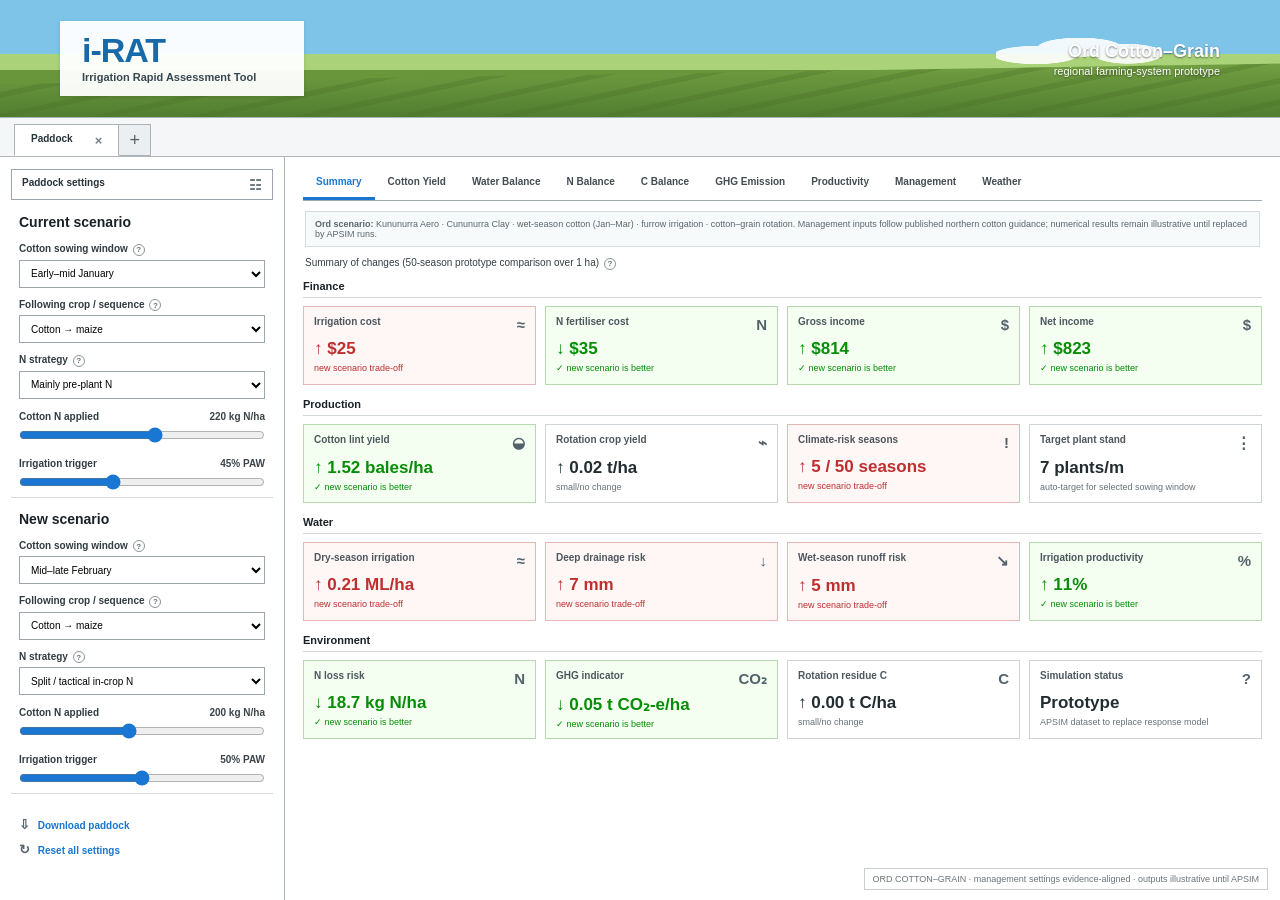
<file: ord-cotton-grain/index.html>
<!doctype html>
<html lang="en">
<head>
<meta charset="utf-8">
<meta name="viewport" content="width=device-width,initial-scale=1">
<title>i-RAT — Ord Cotton–Grain Prototype</title>
<style>
:root{
  --blue:#1976d2;--border:#b9c0c4;--light-border:#d7dcdf;--good:#009800;
  --good-bg:#f4fff2;--bad:#d12828;--bad-bg:#fff6f6;--text:#192127;
}
*{box-sizing:border-box}
html,body{margin:0;background:#fff;color:var(--text);font-family:Arial,Helvetica,sans-serif}
body{min-width:1180px;font-size:10px}
button,select,input{font:inherit}
.hero{height:118px;position:relative;overflow:hidden;background:linear-gradient(180deg,#7dc4e8 0 46%,#a9d279 46% 60%,#6a963b 60% 100%);border-bottom:1px solid #a7b5bd}
.hero:before{content:"";position:absolute;left:-3%;right:-3%;bottom:0;height:54px;background:repeating-linear-gradient(168deg,transparent 0 15px,rgba(75,112,38,.32) 16px 21px),linear-gradient(#729f42,#517e2f);clip-path:polygon(0 40%,100% 0,100% 100%,0 100%)}
.hero:after{content:"";position:absolute;right:5%;top:16px;width:220px;height:60px;opacity:.9;background:radial-gradient(ellipse at 18% 65%,#fff 0 16%,transparent 17%),radial-gradient(ellipse at 38% 52%,#fff 0 21%,transparent 22%),radial-gradient(ellipse at 60% 63%,#fff 0 18%,transparent 19%)}
.hero-inner{position:relative;z-index:2;width:1160px;margin:0 auto;height:100%;display:flex;align-items:center}
.logo-box{background:#fffffff2;padding:12px 22px 11px;box-shadow:0 1px 4px #0002;min-width:244px}
.logo-box .irat{font-size:34px;line-height:34px;font-weight:700;color:#1769aa;letter-spacing:-1px}
.logo-box .long{font-size:11px;line-height:15px;color:#37474f;margin-top:3px;font-weight:600}
.hero-region{margin-left:auto;color:#fff;text-align:right;text-shadow:0 1px 2px #0007}
.hero-region strong{display:block;font-size:18px;margin-bottom:3px}.hero-region span{font-size:11px}
.workspace-tabs{height:39px;border-bottom:1px solid #aeb6ba;background:#f5f6f7;padding-left:14px;display:flex;align-items:flex-end}
.workspace-tab{height:32px;background:#fff;border:1px solid #abb4b9;border-bottom-color:#fff;padding:0 16px;font-weight:700;color:#253238;min-width:96px;text-align:left}
.workspace-tab .close{float:right;margin-left:22px;color:#778086;font-size:13px}
.workspace-add{width:32px;height:32px;border:1px solid #abb4b9;border-left:0;background:#eceff1;color:#586269;font-size:18px}
.app-shell{display:grid;grid-template-columns:285px 1fr;min-height:calc(100vh - 157px)}
.sidebar{border-right:1px solid #aeb6ba;background:#fff;padding:12px 11px 20px}
.paddock-settings{width:100%;height:31px;background:#fff;border:1px solid #9ba6ac;text-align:left;padding:0 10px;font-weight:700;color:#263238;cursor:pointer}
.gear{float:right;font-size:14px;color:#69757b}
.scenario-block{padding:14px 8px 4px;border-bottom:1px solid #d4d9dc}
.scenario-block.new-scenario{padding-top:13px}
.scenario-block h2{margin:0 0 13px;font-size:14px;font-weight:700}
.scenario-block label{display:block;font-size:10px;color:#313b40;margin:11px 0 4px;font-weight:600}
.info{display:inline-grid;place-items:center;width:12px;height:12px;border-radius:50%;border:1px solid #8a9499;font-size:8px;color:#6d777c;font-weight:700;margin-left:2px}
.scenario-block select{width:100%;height:28px;background:#fff;border:1px solid #9ba5aa;padding:0 7px;border-radius:0}
.range-label{margin-top:12px;display:flex;justify-content:space-between;align-items:center;color:#313b40}
.range-label span{font-weight:600}.range-label strong{font-weight:700;color:#3b4448}
.range{width:100%;height:18px;margin:4px 0 0;accent-color:#1976d2}
.sidebar-actions{padding:13px 8px}.sidebar-actions a{display:block;color:#1976d2;text-decoration:none;margin:10px 0;font-size:10px;font-weight:600}.sidebar-actions a span{display:inline-block;width:16px;color:#58666d;font-size:13px}
.main-panel{padding:0 18px 36px;background:#fff;overflow:hidden}
.main-tabs{height:44px;border-bottom:1px solid #9fa9ae;display:flex;align-items:flex-end;white-space:nowrap}
.main-tabs button{height:34px;border:0;border-bottom:3px solid transparent;background:#fff;padding:0 13px;font-weight:700;color:#424c51;cursor:pointer}
.main-tabs button.active{color:#1976d2;border-bottom-color:#1976d2}
.evidence-strip{margin:10px 2px 0;padding:7px 9px;border:1px solid #d5dce0;background:#f7fafb;color:#59666c;font-size:9px}
.summary-intro{padding:10px 2px 10px;font-size:10px;color:#333e43}
.metric-section{margin:0 0 13px}.metric-section h3{font-size:11px;margin:0;padding:0 0 5px;border-bottom:1px solid #d2d7da}
.metric-grid{display:grid;grid-template-columns:repeat(4,1fr);gap:9px;padding-top:8px}
.metric-card{border:1px solid #cdd3d6;min-height:79px;padding:9px 10px 8px;background:#fff}
.metric-card.good{background:var(--good-bg);border-color:#b7d9b0}.metric-card.bad{background:var(--bad-bg);border-color:#e4b6b6}
.card-top{display:flex;justify-content:space-between;color:#4c575d;font-weight:600}.card-icon{font-size:15px;color:#53626a;font-weight:700}
.metric-card .value{font-size:17px;font-weight:700;color:#222d32;margin-top:6px}.metric-card.good .value{color:#078d07}.metric-card.bad .value{color:#be2f2f}
.metric-card .status{font-size:9px;color:#677277;margin-top:4px}.metric-card.good .status{color:#078d07}.metric-card.bad .status{color:#be2f2f}
.page{display:none}.page.active{display:block}
.panel-title{font-size:12px;font-weight:700;padding:13px 2px 8px;border-bottom:1px solid #d3d8da}
.chart-grid{display:grid;grid-template-columns:1fr 1fr;gap:12px;margin-top:12px}
.chart-card{border:1px solid #cfd5d8;padding:12px;min-height:330px}.chart-card.wide{grid-column:1/-1}
.chart-title{font-size:11px;font-weight:700;color:#333d42;margin-bottom:7px}.chart-sub{font-size:9px;color:#778186;margin-top:-3px;margin-bottom:5px}
canvas{display:block;width:100%;height:270px}
.legend{display:flex;gap:20px;margin-top:8px;color:#59666d}.legend i{display:inline-block;width:20px;height:3px;margin-right:5px;vertical-align:middle}.legend .cur{background:#777f84}.legend .new{background:#1976d2}
.prototype-note{position:fixed;right:12px;bottom:10px;background:#fffffff2;border:1px solid #c9ced1;padding:5px 8px;color:#6a7479;z-index:10;font-size:9px}
.modal{display:none;position:fixed;inset:0;background:#0005;z-index:20;place-items:center}.modal.open{display:grid}
.dialog{width:510px;background:#fff;border:1px solid #737f85;box-shadow:0 8px 35px #0005}
.dialog-head{height:38px;background:#f0f2f3;border-bottom:1px solid #c1c8cc;padding:0 13px;display:flex;align-items:center;font-size:13px;font-weight:700}.dialog-head button{margin-left:auto;border:0;background:transparent;font-size:18px}
.dialog-body{padding:15px}.dialog-row{display:grid;grid-template-columns:150px 1fr;gap:9px;align-items:center;margin:9px 0}.dialog-row label{font-weight:700;color:#475258}.dialog-row select{height:29px;border:1px solid #a2abb0;background:#fff;padding:0 7px}
.dialog-foot{border-top:1px solid #d5dadc;padding:10px 15px;text-align:right}.dialog-foot button{height:29px;padding:0 15px;border:1px solid #1769aa;background:#1976d2;color:#fff;font-weight:700}
.riskbox{font-size:10px;line-height:1.65;padding:12px 5px}.riskbox b{color:#34434a}
</style>
</head>
<body>
<header class="hero">
  <div class="hero-inner">
    <div class="logo-box"><div class="irat">i-RAT</div><div class="long">Irrigation Rapid Assessment Tool</div></div>
    <div class="hero-region"><strong>Ord Cotton–Grain</strong><span>regional farming-system prototype</span></div>
  </div>
</header>
<div class="workspace-tabs"><button class="workspace-tab">Paddock <span class="close">×</span></button><button class="workspace-add">+</button></div>

<div class="app-shell">
<aside class="sidebar">
  <button class="paddock-settings" id="paddockSettings">Paddock settings <span class="gear">☷</span></button>

  <div class="scenario-block">
    <h2>Current scenario</h2>
    <label>Cotton sowing window <span class="info">?</span></label>
    <select id="curSow">
      <option value="jan" selected>Early–mid January</option>
      <option value="feb">Mid–late February</option>
      <option value="mar">Mid–late March</option>
    </select>

    <label>Following crop / sequence <span class="info">?</span></label>
    <select id="curRotation">
      <option value="maize" selected>Cotton → maize</option>
      <option value="sorghum">Cotton → sorghum</option>
      <option value="chickpea">Cotton → chickpea</option>
      <option value="fallow">Cotton → fallow</option>
    </select>

    <label>N strategy <span class="info">?</span></label>
    <select id="curNStrategy">
      <option value="pre" selected>Mainly pre-plant N</option>
      <option value="split">Split / tactical in-crop N</option>
    </select>

    <div class="range-label"><span>Cotton N applied</span><strong id="curNText">220 kg N/ha</strong></div>
    <input id="curN" class="range" type="range" min="120" max="300" step="10" value="220">

    <div class="range-label"><span>Irrigation trigger</span><strong id="curTrigText">45% PAW</strong></div>
    <input id="curTrig" class="range" type="range" min="30" max="70" step="5" value="45">
  </div>

  <div class="scenario-block new-scenario">
    <h2>New scenario</h2>
    <label>Cotton sowing window <span class="info">?</span></label>
    <select id="newSow">
      <option value="jan">Early–mid January</option>
      <option value="feb" selected>Mid–late February</option>
      <option value="mar">Mid–late March</option>
    </select>

    <label>Following crop / sequence <span class="info">?</span></label>
    <select id="newRotation">
      <option value="maize" selected>Cotton → maize</option>
      <option value="sorghum">Cotton → sorghum</option>
      <option value="chickpea">Cotton → chickpea</option>
      <option value="fallow">Cotton → fallow</option>
    </select>

    <label>N strategy <span class="info">?</span></label>
    <select id="newNStrategy">
      <option value="pre">Mainly pre-plant N</option>
      <option value="split" selected>Split / tactical in-crop N</option>
    </select>

    <div class="range-label"><span>Cotton N applied</span><strong id="newNText">200 kg N/ha</strong></div>
    <input id="newN" class="range" type="range" min="120" max="300" step="10" value="200">

    <div class="range-label"><span>Irrigation trigger</span><strong id="newTrigText">50% PAW</strong></div>
    <input id="newTrig" class="range" type="range" min="30" max="70" step="5" value="50">
  </div>

  <div class="sidebar-actions">
    <a href="#" id="downloadLink"><span>⇩</span> Download paddock</a>
    <a href="#" id="resetLink"><span>↻</span> Reset all settings</a>
  </div>
</aside>

<main class="main-panel">
<nav class="main-tabs">
  <button class="active" data-page="summary">Summary</button>
  <button data-page="yield">Cotton Yield</button>
  <button data-page="water">Water Balance</button>
  <button data-page="nitrogen">N Balance</button>
  <button data-page="carbon">C Balance</button>
  <button data-page="ghg">GHG Emission</button>
  <button data-page="productivity">Productivity</button>
  <button data-page="management">Management</button>
  <button data-page="weather">Weather</button>
</nav>

<section id="summary" class="page active">
  <div class="evidence-strip"><b>Ord scenario:</b> Kununurra Aero · Cununurra Clay · wet-season cotton (Jan–Mar) · furrow irrigation · cotton–grain rotation. Management inputs follow published northern cotton guidance; numerical results remain illustrative until replaced by APSIM runs.</div>
  <div class="summary-intro">Summary of changes (50-season prototype comparison over 1 ha) <span class="info">?</span></div>

  <section class="metric-section"><h3>Finance</h3><div class="metric-grid">
    <article class="metric-card" id="card-waterCost"><div class="card-top"><span>Irrigation cost</span><span class="card-icon">≈</span></div><div class="value" id="mWaterCost"></div><div class="status"></div></article>
    <article class="metric-card" id="card-nCost"><div class="card-top"><span>N fertiliser cost</span><span class="card-icon">N</span></div><div class="value" id="mNCost"></div><div class="status"></div></article>
    <article class="metric-card" id="card-gross"><div class="card-top"><span>Gross income</span><span class="card-icon">$</span></div><div class="value" id="mGross"></div><div class="status"></div></article>
    <article class="metric-card" id="card-net"><div class="card-top"><span>Net income</span><span class="card-icon">$</span></div><div class="value" id="mNet"></div><div class="status"></div></article>
  </div></section>

  <section class="metric-section"><h3>Production</h3><div class="metric-grid">
    <article class="metric-card" id="card-cotton"><div class="card-top"><span>Cotton lint yield</span><span class="card-icon">◒</span></div><div class="value" id="mCotton"></div><div class="status"></div></article>
    <article class="metric-card" id="card-grain"><div class="card-top"><span>Rotation crop yield</span><span class="card-icon">⌁</span></div><div class="value" id="mGrain"></div><div class="status"></div></article>
    <article class="metric-card" id="card-risk"><div class="card-top"><span>Climate-risk seasons</span><span class="card-icon">!</span></div><div class="value" id="mRisk"></div><div class="status"></div></article>
    <article class="metric-card" id="card-pop"><div class="card-top"><span>Target plant stand</span><span class="card-icon">⋮</span></div><div class="value" id="mPop"></div><div class="status"></div></article>
  </div></section>

  <section class="metric-section"><h3>Water</h3><div class="metric-grid">
    <article class="metric-card" id="card-irrigation"><div class="card-top"><span>Dry-season irrigation</span><span class="card-icon">≈</span></div><div class="value" id="mIrrigation"></div><div class="status"></div></article>
    <article class="metric-card" id="card-drain"><div class="card-top"><span>Deep drainage risk</span><span class="card-icon">↓</span></div><div class="value" id="mDrain"></div><div class="status"></div></article>
    <article class="metric-card" id="card-runoff"><div class="card-top"><span>Wet-season runoff risk</span><span class="card-icon">↘</span></div><div class="value" id="mRunoff"></div><div class="status"></div></article>
    <article class="metric-card" id="card-wp"><div class="card-top"><span>Irrigation productivity</span><span class="card-icon">%</span></div><div class="value" id="mWP"></div><div class="status"></div></article>
  </div></section>

  <section class="metric-section"><h3>Environment</h3><div class="metric-grid">
    <article class="metric-card" id="card-nloss"><div class="card-top"><span>N loss risk</span><span class="card-icon">N</span></div><div class="value" id="mNLoss"></div><div class="status"></div></article>
    <article class="metric-card" id="card-ghg"><div class="card-top"><span>GHG indicator</span><span class="card-icon">CO₂</span></div><div class="value" id="mGHG"></div><div class="status"></div></article>
    <article class="metric-card" id="card-carbon"><div class="card-top"><span>Rotation residue C</span><span class="card-icon">C</span></div><div class="value" id="mCarbon"></div><div class="status"></div></article>
    <article class="metric-card"><div class="card-top"><span>Simulation status</span><span class="card-icon">?</span></div><div class="value">Prototype</div><div class="status">APSIM dataset to replace response model</div></article>
  </div></section>
</section>

<section id="yield" class="page"><div class="panel-title">Cotton Yield</div><div class="chart-grid"><div class="chart-card wide"><div class="chart-title">Lint yield across 50 seasons</div><div class="chart-sub">Yield is shown in Australian cotton bales/ha (227 kg lint/bale).</div><canvas id="yieldChart"></canvas><div class="legend"><span><i class="cur"></i>Current scenario</span><span><i class="new"></i>New scenario</span></div></div></div></section>
<section id="water" class="page"><div class="panel-title">Water Balance</div><div class="chart-grid"><div class="chart-card"><div class="chart-title">Dry-season irrigation requirement</div><canvas id="waterChart"></canvas></div><div class="chart-card"><div class="chart-title">Drainage / runoff indicators</div><canvas id="drainChart"></canvas></div></div></section>
<section id="nitrogen" class="page"><div class="panel-title">N Balance</div><div class="chart-grid"><div class="chart-card wide"><div class="chart-title">Nitrogen applied, crop uptake and loss-risk indicator</div><canvas id="nChart"></canvas></div></div></section>
<section id="carbon" class="page"><div class="panel-title">C Balance</div><div class="chart-grid"><div class="chart-card wide"><div class="chart-title">Rotation residue carbon indicator</div><canvas id="cChart"></canvas></div></div></section>
<section id="ghg" class="page"><div class="panel-title">GHG Emission</div><div class="chart-grid"><div class="chart-card wide"><div class="chart-title">Indicative GHG comparison</div><canvas id="ghgChart"></canvas></div></div></section>
<section id="productivity" class="page"><div class="panel-title">Productivity</div><div class="chart-grid"><div class="chart-card"><div class="chart-title">Lint bales per ML irrigation</div><canvas id="wpChart"></canvas></div><div class="chart-card"><div class="chart-title">Whole-sequence net-income indicator</div><canvas id="gmChart"></canvas></div></div></section>
<section id="management" class="page"><div class="panel-title">Management</div><div class="chart-grid"><div class="chart-card wide"><div class="chart-title">Scenario management logic</div><div class="riskbox" id="managementText"></div></div></div></section>
<section id="weather" class="page"><div class="panel-title">Weather</div><div class="chart-grid"><div class="chart-card wide"><div class="chart-title">Kununurra planting-window climate risk</div><div class="chart-sub">Relative index highlights the Jan–Mar trade-off between wet-season cloud/rain and cooler late boll fill.</div><canvas id="weatherChart"></canvas></div></div></section>
</main>
</div>

<div class="modal" id="modal"><div class="dialog">
<div class="dialog-head">Paddock settings <button id="closeModal">×</button></div>
<div class="dialog-body">
  <div class="dialog-row"><label>Region</label><select><option>Ord River Irrigation Area</option></select></div>
  <div class="dialog-row"><label>Weather station</label><select><option>Kununurra Aero (002056)</option></select></div>
  <div class="dialog-row"><label>Soil</label><select id="soil"><option value="cununurra">Cununurra Clay</option><option value="aquitaine">Aquitaine Clay</option><option value="red">Red / levee soil</option></select></div>
  <div class="dialog-row"><label>Irrigation system</label><select id="irrigSystem"><option value="furrow">Furrow irrigation</option><option value="pivot">Centre pivot (comparison)</option></select></div>
  <div class="dialog-row"><label>Simulation period</label><select id="simYears"><option>50 historical seasons</option></select></div>
</div>
<div class="dialog-foot"><button id="applyModal">Apply</button></div>
</div></div>

<div class="prototype-note">ORD COTTON–GRAIN · management settings evidence-aligned · outputs illustrative until APSIM</div>

<script>
const $=id=>document.getElementById(id);
const defaults={curSow:'jan',curRotation:'maize',curNStrategy:'pre',curN:'220',curTrig:'45',newSow:'feb',newRotation:'maize',newNStrategy:'split',newN:'200',newTrig:'50',soil:'cununurra',irrigSystem:'furrow'};
const sowData={
  jan:{yieldF:.91, rainRisk:1.12, coolRisk:.72, irrig:3.7, pop:6, label:'Early–mid January'},
  feb:{yieldF:1.00, rainRisk:1.22, coolRisk:.82, irrig:4.1, pop:7, label:'Mid–late February'},
  mar:{yieldF:.94, rainRisk:.72, coolRisk:1.18, irrig:4.8, pop:9, label:'Mid–late March'}
};
const rotData={
  maize:{grain:8.4,resC:.18,rotBonus:1.03,label:'Maize'},
  sorghum:{grain:6.0,resC:.14,rotBonus:1.01,label:'Sorghum'},
  chickpea:{grain:2.4,resC:.09,rotBonus:1.04,label:'Chickpea'},
  fallow:{grain:0,resC:.02,rotBonus:.98,label:'Fallow'}
};
const soilF={cununurra:1,aquitaine:.97,red:.92};
const soilWHC={cununurra:1,aquitaine:.96,red:.80};

function clamp(v,a,b){return Math.max(a,Math.min(b,v))}
function scenario(prefix){
  const sow=$(prefix+'Sow').value,rot=$(prefix+'Rotation').value,nRate=+$(prefix+'N').value,trig=+$(prefix+'Trig').value,nstr=$(prefix+'NStrategy').value;
  const soil=$('soil').value,sys=$('irrigSystem').value;
  const s=sowData[sow],r=rotData[rot];
  const nOpt=200;
  const nPenalty=Math.pow((nRate-nOpt)/145,2)*.08;
  const timingF=nstr==='split'?1.035:.985;
  const triggerF=1-Math.abs(trig-50)*.0022;
  const irrigation=s.irrig*(sys==='pivot'?.89:1)*(1+(50-trig)*.010)*(1.04-soilWHC[soil]*.04);
  const bales=clamp(10.15*s.yieldF*soilF[soil]*timingF*triggerF*(1-nPenalty),6.5,11.8);
  const lintTonnes=bales*.227;
  const grain=r.grain*soilF[soil]*(.97+.03*s.yieldF);
  const wetRisk=s.rainRisk*(soil==='cununurra'?1.13:(soil==='aquitaine'?1:.83));
  const drainage=clamp(62*wetRisk + Math.max(0,trig-50)*1.8,25,120);
  const runoff=clamp(45*wetRisk*(sys==='furrow'?1:.88),18,100);
  const nTimingLoss=nstr==='pre'?1.28:.77;
  const nloss=clamp((nRate*.085+wetRisk*14)*nTimingLoss,10,55);
  const uptake=clamp(bales*18,100,235);
  const climateRisk=Math.round(clamp(8+(s.rainRisk-.7)*11+(s.coolRisk-.7)*7+(soil==='cununurra'&&sow==='feb'?3:0),6,21));
  const waterCost=irrigation*118;
  const nCost=nRate*1.75;
  const cottonGross=bales*530;
  const grainGross=grain*(rot==='maize'?335:(rot==='sorghum'?300:(rot==='chickpea'?720:0)));
  const gross=cottonGross+grainGross;
  const net=gross-waterCost-nCost-1650-(rot==='fallow'?0:520);
  const wp=bales/irrigation;
  const ghg=.60+nRate*.0031+irrigation*.045;
  const carbon=r.resC*(rot==='fallow'?.5:1);
  return {sow,rot,nRate,trig,nstr,soil,sys,irrigation,bales,lintTonnes,grain,drainage,runoff,nloss,uptake,climateRisk,waterCost,nCost,gross,net,wp,ghg,carbon,pop:s.pop};
}
function updateLabels(){
  $('curNText').textContent=$('curN').value+' kg N/ha';$('newNText').textContent=$('newN').value+' kg N/ha';
  $('curTrigText').textContent=$('curTrig').value+'% PAW';$('newTrigText').textContent=$('newTrig').value+'% PAW';
}
function setMetric(cardId,valId,diff,formatter,goodDown=false,tiny=.02){
  const c=$(cardId),v=$(valId);c.classList.remove('good','bad');
  const up=diff>=0,good=goodDown?!up:up,small=Math.abs(diff)<tiny;
  if(!small)c.classList.add(good?'good':'bad');
  v.textContent=(up?'↑ ':'↓ ')+formatter(Math.abs(diff));
  c.querySelector('.status').textContent=small?'small/no change':(good?'✓ new scenario is better':'new scenario trade-off');
}
function money(v){return '$'+Math.round(v).toLocaleString()}
function update(){
  updateLabels();
  const c=scenario('cur'),n=scenario('new');
  setMetric('card-waterCost','mWaterCost',n.waterCost-c.waterCost,money,true,25);
  setMetric('card-nCost','mNCost',n.nCost-c.nCost,money,true,20);
  setMetric('card-gross','mGross',n.gross-c.gross,money,false,80);
  setMetric('card-net','mNet',n.net-c.net,money,false,100);
  setMetric('card-cotton','mCotton',n.bales-c.bales,v=>v.toFixed(2)+' bales/ha',false,.15);
  setMetric('card-grain','mGrain',n.grain-c.grain,v=>v.toFixed(2)+' t/ha',false,.1);
  setMetric('card-risk','mRisk',n.climateRisk-c.climateRisk,v=>Math.round(v)+' / 50 seasons',true,.5);
  $('mPop').textContent=n.pop+' plants/m';$('card-pop').querySelector('.status').textContent='auto-target for selected sowing window';
  setMetric('card-irrigation','mIrrigation',n.irrigation-c.irrigation,v=>v.toFixed(2)+' ML/ha',true,.08);
  setMetric('card-drain','mDrain',n.drainage-c.drainage,v=>Math.round(v)+' mm',true,3);
  setMetric('card-runoff','mRunoff',n.runoff-c.runoff,v=>Math.round(v)+' mm',true,3);
  setMetric('card-wp','mWP',(n.wp/c.wp-1)*100,v=>v.toFixed(0)+'%',false,2);
  setMetric('card-nloss','mNLoss',n.nloss-c.nloss,v=>v.toFixed(1)+' kg N/ha',true,1);
  setMetric('card-ghg','mGHG',n.ghg-c.ghg,v=>v.toFixed(2)+' t CO₂-e/ha',true,.05);
  setMetric('card-carbon','mCarbon',n.carbon-c.carbon,v=>v.toFixed(2)+' t C/ha',false,.02);

  const sowNote={
    jan:'January sowing: easier to access some fields before peak wet-season conditions, but flowering can coincide with cloudiness/hot nights. Lower plant population and stronger canopy restraint are appropriate.',
    feb:'Mid–late February: agronomically favourable for boll setting/filling, but often the hardest sowing window on Ord clay because rainfall can prevent traffic.',
    mar:'Mid–late March: flowering is more likely to occur under sunny/milder conditions, but late boll filling can encounter cool June nights; establishment and early yield set become more important.'
  }[n.sow];
  const nNote=n.nstr==='split'?'Tactical/split N: represents the Ord approach of placing N near pre-flowering (~35 days after planting) rather than relying on a large wet-season pre-plant dose.':'Pre-plant N: carries a higher wet-season loss risk in this prototype.';
  $('managementText').innerHTML=
   '<b>Paddock:</b> Kununurra Aero (002056), '+$('soil').options[$('soil').selectedIndex].text+', '+$('irrigSystem').options[$('irrigSystem').selectedIndex].text+'<br>'+ 
   '<b>New scenario:</b> '+sowData[n.sow].label+' cotton; cotton → '+rotData[n.rot].label.toLowerCase()+'; '+n.nRate+' kg N/ha; '+$('newNStrategy').options[$('newNStrategy').selectedIndex].text+'; irrigation triggered at '+n.trig+'% PAW.<br><br>'+ 
   '<b>Planting-window logic:</b> '+sowNote+'<br>'+ 
   '<b>N logic:</b> '+nNote+'<br>'+ 
   '<b>Plant stand target:</b> '+n.pop+' plants/m row for this sowing window.<br><br>'+ 
   '<b>Important:</b> The management framework is evidence-aligned for Ord cotton. Yield, water, N-loss, GHG and financial numbers shown in this mock-up are response-model placeholders until genuine APSIM simulations are connected.';
  redrawAll();
}
function prep(canvas){const r=canvas.getBoundingClientRect(),d=window.devicePixelRatio||1;canvas.width=Math.max(500,r.width*d);canvas.height=270*d;const x=canvas.getContext('2d');x.setTransform(d,0,0,d,0,0);return{x,w:r.width,h:270}}
function axes(canvas,min,max,labels){const {x,w,h}=prep(canvas),L=40,R=12,T=12,B=28,iw=w-L-R,ih=h-T-B;x.clearRect(0,0,w,h);x.font='9px Arial';x.fillStyle='#69757a';x.strokeStyle='#e0e4e6';for(let i=0;i<=4;i++){const y=T+ih*i/4,val=max-(max-min)*i/4;x.beginPath();x.moveTo(L,y);x.lineTo(w-R,y);x.stroke();x.fillText(val.toFixed(max<10?1:0),4,y+3)}if(labels)labels.forEach((lab,i)=>{const xx=L+iw*i/Math.max(1,labels.length-1);x.fillText(lab,xx-10,h-8)});return{x,w,h,L,R,T,B,iw,ih,min,max}}
function line(canvas,A,B,min,max){const labs=A.map((_,i)=>i%10===0?String(1975+i):'');const a=axes(canvas,min,max,labs),{x,L,T,iw,ih}=a;function one(data,color){x.beginPath();x.strokeStyle=color;x.lineWidth=1.7;data.forEach((v,i)=>{const xx=L+iw*i/(data.length-1),yy=T+ih*(max-v)/(max-min);i?x.lineTo(xx,yy):x.moveTo(xx,yy)});x.stroke()}one(A,'#777f84');one(B,'#1976d2')}
function bars(canvas,vals,labels,max){const a=axes(canvas,0,max,labels),{x,L,T,iw,ih}=a;const bw=Math.min(72,iw/(vals.length*2.2)),gap=iw/vals.length;vals.forEach((pair,i)=>{const cx=L+gap*(i+.5);pair.forEach((v,j)=>{const hh=v/max*ih;x.fillStyle=j===0?'#777f84':'#1976d2';x.fillRect(cx-bw+(j*bw),T+ih-hh,bw*.82,hh)})})}
function seedSeries(base,amp,sow){return Array.from({length:50},(_,i)=>{let seasonal=Math.sin(i*.73)+.52*Math.sin(i*.21+1.4)+.27*Math.cos(i*1.31);let sowPenalty=(sow==='jan'&&Math.sin(i*.41)>0.55)?-.65:(sow==='mar'&&Math.cos(i*.34)>.72?-.45:0);return base+amp*seasonal+sowPenalty})}
function redrawAll(){const c=scenario('cur'),n=scenario('new');
 if($('yieldChart').offsetParent){const A=seedSeries(c.bales,.62,c.sow),B=seedSeries(n.bales,.62,n.sow);line($('yieldChart'),A,B,5.5,12.5)}
 if($('waterChart').offsetParent)bars($('waterChart'),[[c.irrigation,n.irrigation],[c.wp,n.wp]],['Irrigation ML','Bales/ML'],Math.max(6,c.irrigation,n.irrigation)+1);
 if($('drainChart').offsetParent)bars($('drainChart'),[[c.drainage,n.drainage],[c.runoff,n.runoff]],['Drainage','Runoff'],140);
 if($('nChart').offsetParent)bars($('nChart'),[[c.nRate,n.nRate],[c.uptake,n.uptake],[c.nloss,n.nloss]],['Applied','Uptake','Loss risk'],320);
 if($('cChart').offsetParent)bars($('cChart'),[[c.carbon,n.carbon]],['Residue C'],.35);
 if($('ghgChart').offsetParent)bars($('ghgChart'),[[c.ghg,n.ghg]],['GHG indicator'],2);
 if($('wpChart').offsetParent)bars($('wpChart'),[[c.wp,n.wp]],['Bales/ML'],4);
 if($('gmChart').offsetParent)bars($('gmChart'),[[Math.max(0,c.net),Math.max(0,n.net)]],['Net income'],Math.max(6000,c.net,n.net)+800);
 if($('weatherChart').offsetParent){const a=axes($('weatherChart'),0,100,['Jan','Feb','Mar']),{x,L,T,iw,ih}=a;const risk=[78,63,56],traffic=[58,92,52],cool=[22,32,70];const groups=[risk,traffic,cool];const colors=['#1976d2','#777f84','#a8b2b7'];groups.forEach((g,gi)=>{x.beginPath();x.strokeStyle=colors[gi];x.lineWidth=2;g.forEach((v,i)=>{const xx=L+iw*i/2,yy=T+ih*(100-v)/100;i?x.lineTo(xx,yy):x.moveTo(xx,yy)});x.stroke()});}
}
document.querySelectorAll('.main-tabs button').forEach(b=>b.onclick=()=>{document.querySelectorAll('.main-tabs button').forEach(q=>q.classList.remove('active'));b.classList.add('active');document.querySelectorAll('.page').forEach(p=>p.classList.remove('active'));$(b.dataset.page).classList.add('active');requestAnimationFrame(redrawAll)});
['curSow','curRotation','curNStrategy','curN','curTrig','newSow','newRotation','newNStrategy','newN','newTrig','soil','irrigSystem'].forEach(id=>$(id).addEventListener('input',update));
$('paddockSettings').onclick=()=>$('modal').classList.add('open');$('closeModal').onclick=()=>$('modal').classList.remove('open');$('applyModal').onclick=()=>{$('modal').classList.remove('open');update()};
$('modal').onclick=e=>{if(e.target===$('modal'))$('modal').classList.remove('open')};
$('resetLink').onclick=e=>{e.preventDefault();Object.entries(defaults).forEach(([k,v])=>{if($(k))$(k).value=v});update()};
$('downloadLink').onclick=e=>{e.preventDefault();const c=scenario('cur'),n=scenario('new');const text=[
'i-RAT Ord Cotton-Grain prototype',
'Weather: Kununurra Aero (002056)','Soil: '+$('soil').options[$('soil').selectedIndex].text,'Irrigation: '+$('irrigSystem').options[$('irrigSystem').selectedIndex].text,'',
'CURRENT: '+sowData[c.sow].label+'; cotton → '+rotData[c.rot].label+'; '+c.nRate+' kg N/ha; '+$('curNStrategy').options[$('curNStrategy').selectedIndex].text,
'NEW: '+sowData[n.sow].label+'; cotton → '+rotData[n.rot].label+'; '+n.nRate+' kg N/ha; '+$('newNStrategy').options[$('newNStrategy').selectedIndex].text,'',
'NOTE: Management settings are evidence-aligned; numerical outputs are illustrative and are not APSIM results.'
].join('\n');const blob=new Blob([text],{type:'text/plain'}),url=URL.createObjectURL(blob),a=document.createElement('a');a.href=url;a.download='ord_cotton_grain_paddock.txt';a.click();URL.revokeObjectURL(url)};
window.addEventListener('resize',redrawAll);update();
</script>
</body>
</html>
</file>
